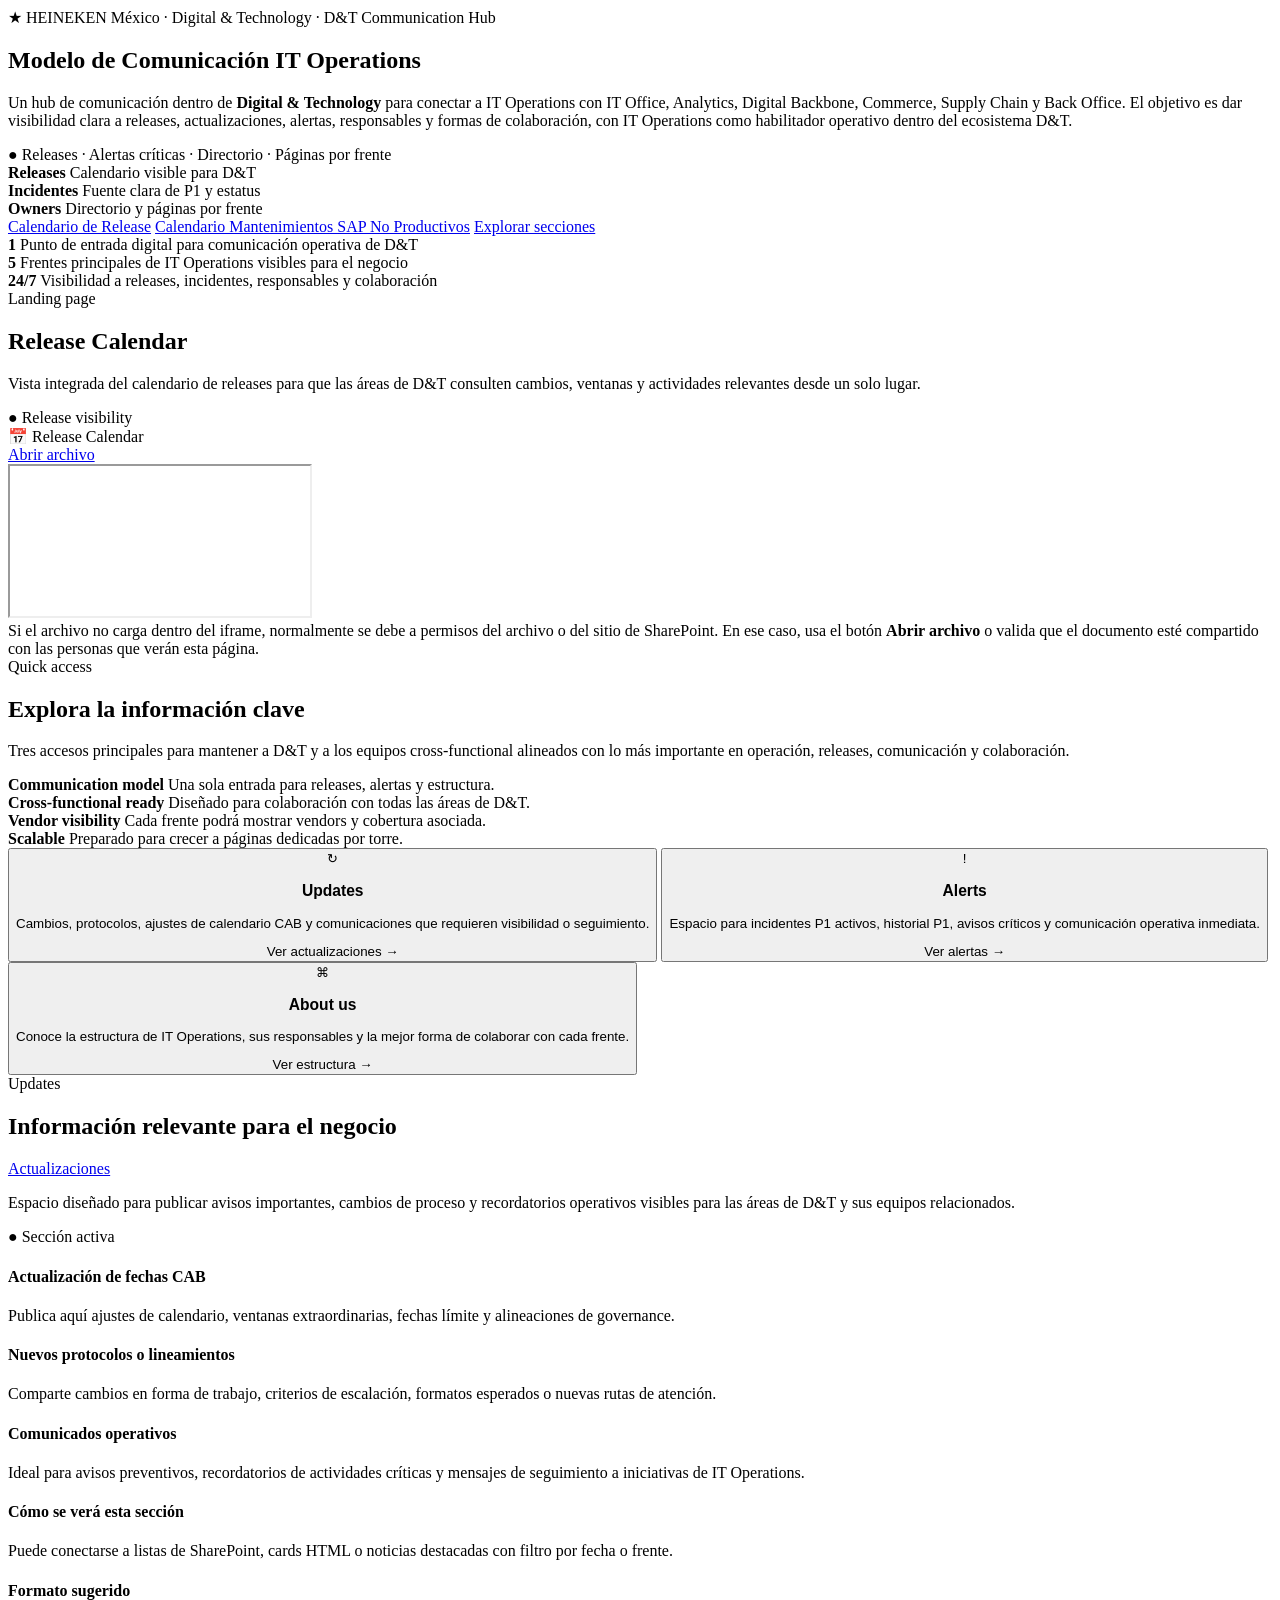
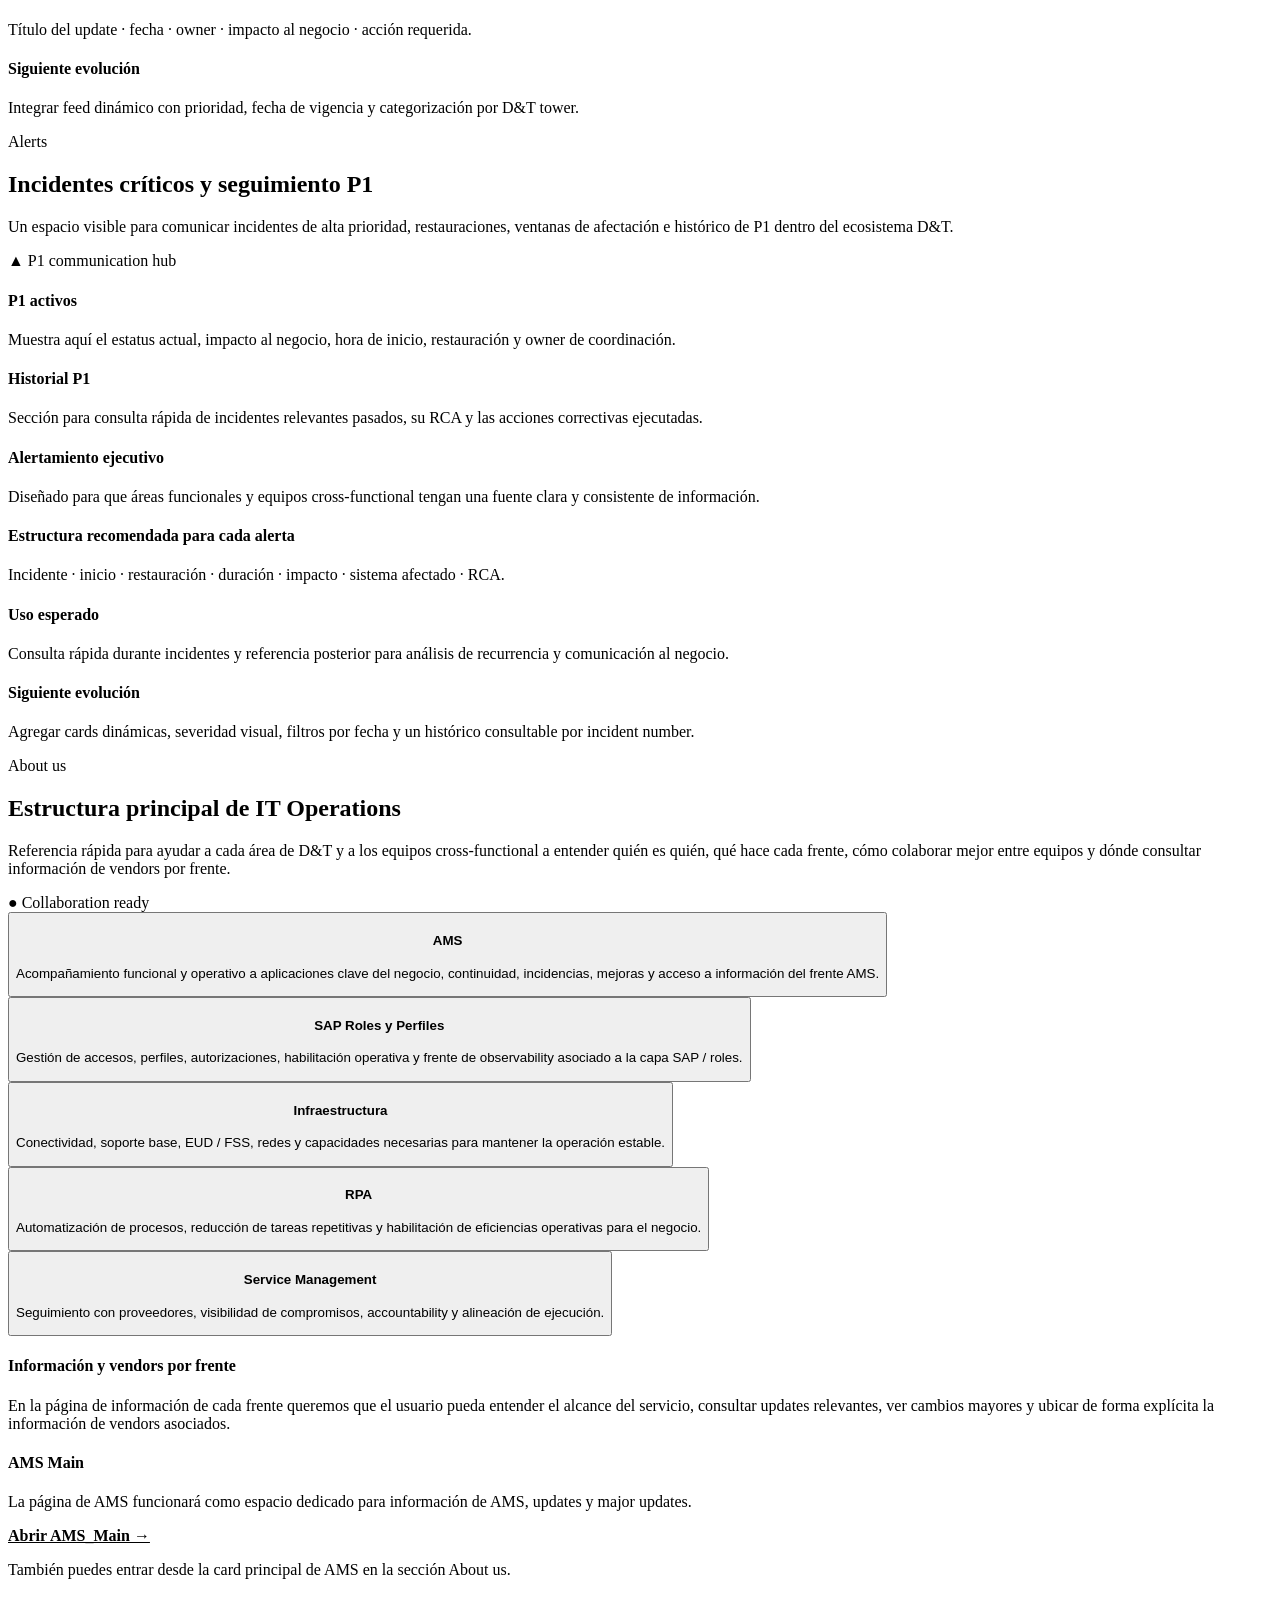
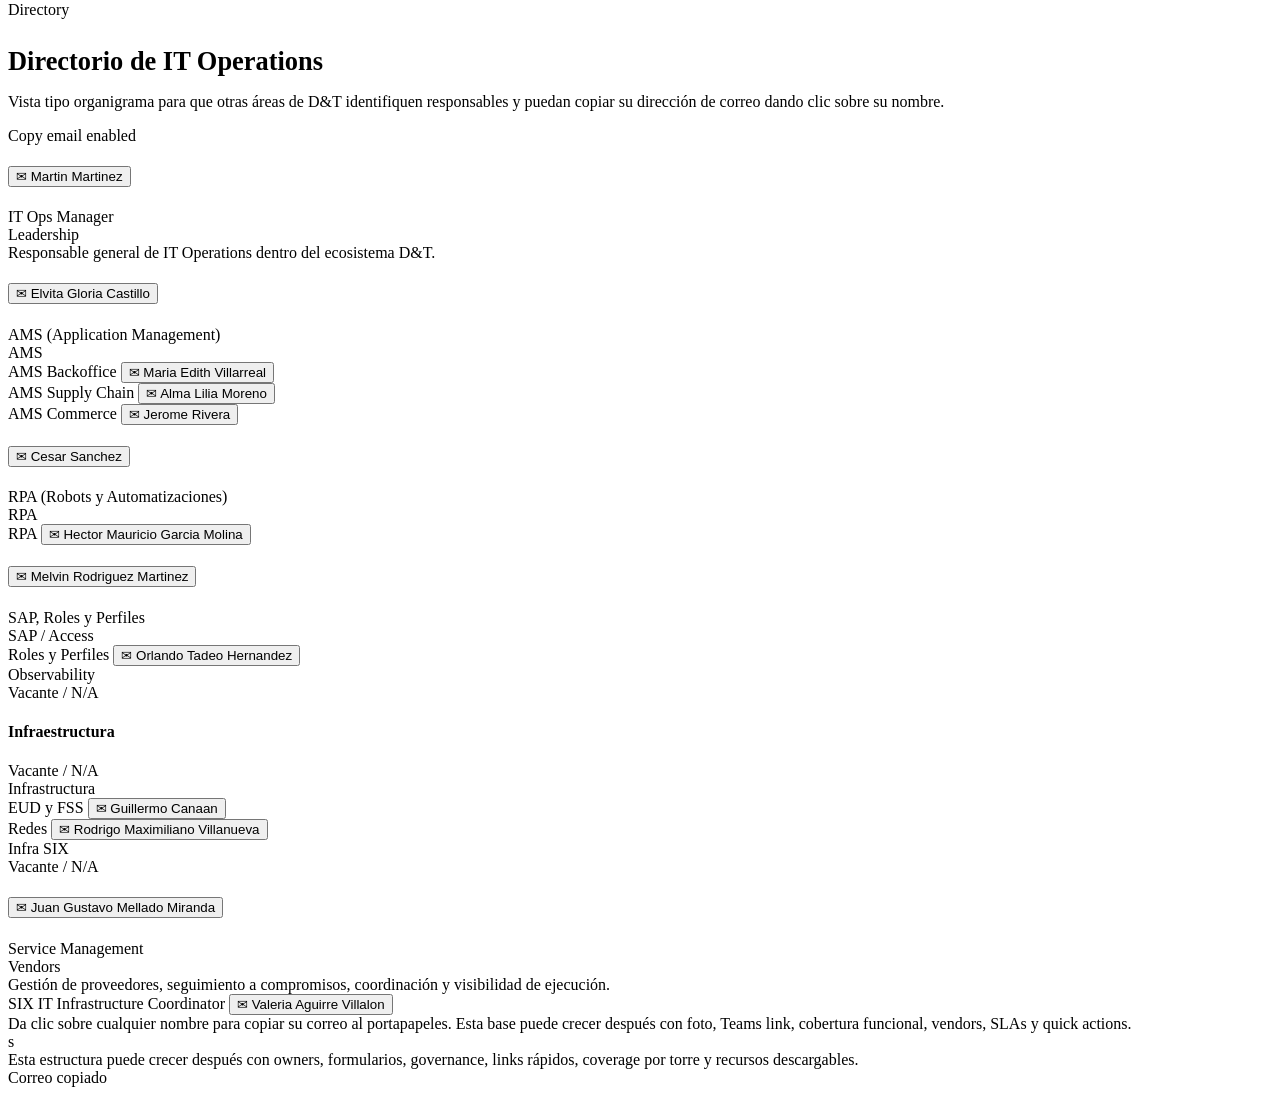
<file: index.html>
<!DOCTYPE html>
<html lang="es">
<head>
  <meta charset="UTF-8" />
  <meta name="viewport" content="width=device-width, initial-scale=1.0" />
  <title>Modelo de Comunicación IT Operations</title>
  <link rel="stylesheet" href="https://heiway.sharepoint.com/:u:/r/sites/AMS-Commerce/Shared%20Documents/ComsModel/coms.css?csf=1&web=1&e=sd70ib" />
</head>
<body>
  <div class="shell">
    <section class="hero">
      <div class="hero-glow"></div>
      <div class="hero-gridlines"></div>
      <div class="hero-grid">
        <div>
          <div class="brand-pill"><span class="star">★</span> HEINEKEN México · Digital &amp; Technology · D&amp;T Communication Hub</div>
          <h1>Modelo de Comunicación IT Operations</h1>
          <p class="hero-copy">
            Un hub de comunicación dentro de <strong>Digital &amp; Technology</strong> para conectar a IT Operations con IT Office, Analytics, Digital Backbone, Commerce, Supply Chain y Back Office.
            El objetivo es dar visibilidad clara a releases, actualizaciones, alertas, responsables y formas de colaboración, con IT Operations como habilitador operativo dentro del ecosistema D&amp;T.
          </p>
          <div class="hero-ribbon">● Releases · Alertas críticas · Directorio · Páginas por frente</div>
          <div class="hero-highlight-row">
            <div class="hero-chip">
              <strong>Releases</strong>
              <span>Calendario visible para D&amp;T</span>
            </div>
            <div class="hero-chip">
              <strong>Incidentes</strong>
              <span>Fuente clara de P1 y estatus</span>
            </div>
            <div class="hero-chip">
              <strong>Owners</strong>
              <span>Directorio y páginas por frente</span>
            </div>
          </div>
          <div class="hero-actions">
            <a href="#release-calendar" class="btn btn-primary">Calendario de Release</a>
            <a href="https://kevinjerbbq.github.io/CalendarioMantNoSap.html" class="btn btn-primary">Calendario Mantenimientos SAP No Productivos</a>
            
            <a href="#quick-access" class="btn btn-secondary">Explorar secciones</a>
          </div>
        </div>

        <div class="hero-panel">
          <div class="hero-stat">
            <strong>1</strong>
            <span>Punto de entrada digital para comunicación operativa de D&amp;T</span>
          </div>
          <div class="hero-stat">
            <strong>5</strong>
            <span>Frentes principales de IT Operations visibles para el negocio</span>
          </div>
          <div class="hero-stat">
            <strong>24/7</strong>
            <span>Visibilidad a releases, incidentes, responsables y colaboración</span>
          </div>
        </div>
      </div>
    </section>

    <section class="section-card" id="release-calendar">
      <div class="section-header">
        <div>
          <div class="eyebrow">Landing page</div>
          <h2 class="section-title">Release Calendar</h2>
          <p class="section-subtitle">
            Vista integrada del calendario de releases para que las áreas de D&amp;T consulten cambios, ventanas y actividades relevantes desde un solo lugar.
          </p>
        </div>
        <div class="pill pill-success">● Release visibility</div>
      </div>

      <div class="calendar-shell">
        <div class="calendar-toolbar">
          <div class="calendar-badge">📅 Release Calendar</div>
          <a class="btn btn-primary" href="https://heiway.sharepoint.com/:x:/r/sites/ASDChangeManagement/Shared%20Documents/General/Release%20Calendar/HMEX%20DT%20Release%20Calendar%202026%20v2_2.xlsx?d=wb81c6a3e9bd046afb145d37a0a8f12dd&csf=1&web=1&e=xE6X9g" target="_blank" rel="noopener noreferrer">Abrir archivo</a>
        </div>
        <iframe
          src="https://heiway.sharepoint.com/sites/ASDChangeManagement/_layouts/15/Doc.aspx?sourcedoc=%7BB81C6A3E-9BD0-46AF-B145-D37A0A8F12DD%7D&file=HMEX%20DT%20Release%20Calendar%202026%20v2_2.xlsx&action=embedview&wdHideHeaders=True&wdAllowInteractivity=False"
          title="HMEX DT Release Calendar 2026"
          loading="lazy"
        ></iframe>
        <div class="subtle-note">
          Si el archivo no carga dentro del iframe, normalmente se debe a permisos del archivo o del sitio de SharePoint. En ese caso, usa el botón <strong>Abrir archivo</strong> o valida que el documento esté compartido con las personas que verán esta página.
        </div>
      </div>
    </section>

    <section class="section-card" id="quick-access">
      <div class="section-header">
        <div>
          <div class="eyebrow">Quick access</div>
          <h2 class="section-title">Explora la información clave</h2>
          <p class="section-subtitle">
            Tres accesos principales para mantener a D&amp;T y a los equipos cross-functional alineados con lo más importante en operación, releases, comunicación y colaboración.
          </p>
        </div>
      </div>

      <div class="section-banner">
        <div class="banner-card">
          <strong>Communication model</strong>
          <span>Una sola entrada para releases, alertas y estructura.</span>
        </div>
        <div class="banner-card">
          <strong>Cross-functional ready</strong>
          <span>Diseñado para colaboración con todas las áreas de D&amp;T.</span>
        </div>
        <div class="banner-card">
          <strong>Vendor visibility</strong>
          <span>Cada frente podrá mostrar vendors y cobertura asociada.</span>
        </div>
        <div class="banner-card">
          <strong>Scalable</strong>
          <span>Preparado para crecer a páginas dedicadas por torre.</span>
        </div>
      </div>

      <div class="quick-nav">
        <button class="nav-card updates" type="button" data-target="updates">
          <div class="icon">↻</div>
          <h3>Updates</h3>
          <p>Cambios, protocolos, ajustes de calendario CAB y comunicaciones que requieren visibilidad o seguimiento.</p>
          <span class="nav-link">Ver actualizaciones →</span>
        </button>

        <button class="nav-card alerts" type="button" data-target="alerts">
          <div class="icon">!</div>
          <h3>Alerts</h3>
          <p>Espacio para incidentes P1 activos, historial P1, avisos críticos y comunicación operativa inmediata.</p>
          <span class="nav-link">Ver alertas →</span>
        </button>

        <button class="nav-card resources" type="button" data-target="resources">
          <div class="icon">⌘</div>
          <h3>About us</h3>
          <p>Conoce la estructura de IT Operations, sus responsables y la mejor forma de colaborar con cada frente.</p>
          <span class="nav-link">Ver estructura →</span>
        </button>
      </div>
    </section>

    <section class="section-card content-section active" id="updates">
      <div class="section-header">
        <div>
          <div class="eyebrow">Updates</div>
          <h2 class="section-title">Información relevante para el negocio</h2>
          <a href="https://kevinjerbbq.github.io/updates_main.html" class="btn btn-primary">Actualizaciones</a>
          <p class="section-subtitle">
            Espacio diseñado para publicar avisos importantes, cambios de proceso y recordatorios operativos visibles para las áreas de D&amp;T y sus equipos relacionados.
          </p>
        </div>
        <div class="pill pill-success">● Sección activa</div>
      </div>

      <div class="panel-grid">
        <div class="stack">
          <div class="info-card">
            <h4>Actualización de fechas CAB</h4>
            <p class="muted">Publica aquí ajustes de calendario, ventanas extraordinarias, fechas límite y alineaciones de governance.</p>
          </div>
          <div class="info-card">
            <h4>Nuevos protocolos o lineamientos</h4>
            <p class="muted">Comparte cambios en forma de trabajo, criterios de escalación, formatos esperados o nuevas rutas de atención.</p>
          </div>
          <div class="info-card">
            <h4>Comunicados operativos</h4>
            <p class="muted">Ideal para avisos preventivos, recordatorios de actividades críticas y mensajes de seguimiento a iniciativas de IT Operations.</p>
          </div>
        </div>

        <div class="stack">
          <div class="mini-card">
            <h4>Cómo se verá esta sección</h4>
            <p class="muted">Puede conectarse a listas de SharePoint, cards HTML o noticias destacadas con filtro por fecha o frente.</p>
          </div>
          <div class="mini-card">
            <h4>Formato sugerido</h4>
            <p class="muted">Título del update · fecha · owner · impacto al negocio · acción requerida.</p>
          </div>
          <div class="mini-card">
            <h4>Siguiente evolución</h4>
            <p class="muted">Integrar feed dinámico con prioridad, fecha de vigencia y categorización por D&amp;T tower.</p>
          </div>
        </div>
      </div>
    </section>

    <section class="section-card content-section" id="alerts">
      <div class="section-header">
        <div>
          <div class="eyebrow">Alerts</div>
          <h2 class="section-title">Incidentes críticos y seguimiento P1</h2>
          <p class="section-subtitle">
            Un espacio visible para comunicar incidentes de alta prioridad, restauraciones, ventanas de afectación e histórico de P1 dentro del ecosistema D&amp;T.
          </p>
        </div>
        <div class="pill pill-alert">▲ P1 communication hub</div>
      </div>

      <div class="panel-grid">
        <div class="stack">
          <div class="info-card">
            <h4>P1 activos</h4>
            <p class="muted">Muestra aquí el estatus actual, impacto al negocio, hora de inicio, restauración y owner de coordinación.</p>
          </div>
          <div class="info-card">
            <h4>Historial P1</h4>
            <p class="muted">Sección para consulta rápida de incidentes relevantes pasados, su RCA y las acciones correctivas ejecutadas.</p>
          </div>
          <div class="info-card">
            <h4>Alertamiento ejecutivo</h4>
            <p class="muted">Diseñado para que áreas funcionales y equipos cross-functional tengan una fuente clara y consistente de información.</p>
          </div>
        </div>

        <div class="stack">
          <div class="mini-card">
            <h4>Estructura recomendada para cada alerta</h4>
            <p class="muted">Incidente · inicio · restauración · duración · impacto · sistema afectado · RCA.</p>
          </div>
          <div class="mini-card">
            <h4>Uso esperado</h4>
            <p class="muted">Consulta rápida durante incidentes y referencia posterior para análisis de recurrencia y comunicación al negocio.</p>
          </div>
          <div class="mini-card">
            <h4>Siguiente evolución</h4>
            <p class="muted">Agregar cards dinámicas, severidad visual, filtros por fecha y un histórico consultable por incident number.</p>
          </div>
        </div>
      </div>
    </section>

    <section class="section-card content-section" id="resources">
      <div class="section-header">
        <div>
          <div class="eyebrow">About us</div>
          <h2 class="section-title">Estructura principal de IT Operations</h2>
          <p class="section-subtitle">
            Referencia rápida para ayudar a cada área de D&amp;T y a los equipos cross-functional a entender quién es quién, qué hace cada frente, cómo colaborar mejor entre equipos y dónde consultar información de vendors por frente.
          </p>
        </div>
        <div class="pill pill-gold">● Collaboration ready</div>
      </div>

      <div class="tower-grid">
        <button class="tower-card" type="button" onclick="openFrontPage('https://kevinjerbbq.github.io/AMS_Main.html)">
          <div class="tower-top"><span class="tower-dot"></span><h4>AMS</h4></div>
          <p class="muted">Acompañamiento funcional y operativo a aplicaciones clave del negocio, continuidad, incidencias, mejoras y acceso a información del frente AMS.</p>
        </button>

        <button class="tower-card" type="button" onclick="openFrontPage('#')">
          <div class="tower-top"><span class="tower-dot"></span><h4>SAP Roles y Perfiles</h4></div>
          <p class="muted">Gestión de accesos, perfiles, autorizaciones, habilitación operativa y frente de observability asociado a la capa SAP / roles.</p>
        </button>

        <button class="tower-card" type="button" onclick="openFrontPage('#')">
          <div class="tower-top"><span class="tower-dot"></span><h4>Infraestructura</h4></div>
          <p class="muted">Conectividad, soporte base, EUD / FSS, redes y capacidades necesarias para mantener la operación estable.</p>
        </button>

        <button class="tower-card" type="button" onclick="openFrontPage('#')">
          <div class="tower-top"><span class="tower-dot"></span><h4>RPA</h4></div>
          <p class="muted">Automatización de procesos, reducción de tareas repetitivas y habilitación de eficiencias operativas para el negocio.</p>
        </button>

        <button class="tower-card" type="button" onclick="openFrontPage('#')">
          <div class="tower-top"><span class="tower-dot"></span><h4>Service Management</h4></div>
          <p class="muted">Seguimiento con proveedores, visibilidad de compromisos, accountability y alineación de ejecución.</p>
        </button>
      </div>

      <div class="panel-grid" style="margin-bottom: 22px;">
        <div class="info-card">
          <h4>Información y vendors por frente</h4>
          <p class="muted">En la página de información de cada frente queremos que el usuario pueda entender el alcance del servicio, consultar updates relevantes, ver cambios mayores y ubicar de forma explícita la información de vendors asociados.</p>
        </div>
        <div class="info-card">
          <h4>AMS Main</h4>
          <p class="muted">La página de AMS funcionará como espacio dedicado para información de AMS, updates y major updates.</p>
          <p class="muted" style="margin-top:10px;"><a href="https://kevinjerbbq.github.io/AMS_Main.html" target="_blank" rel="noopener noreferrer" style="color: var(--green-800); font-weight: 800;">Abrir AMS_Main →</a></p>
          <p class="muted" style="margin-top:8px;">También puedes entrar desde la card principal de AMS en la sección About us.</p>
        </div>
      </div>

      <div class="directory-shell">
        <div class="directory-head">
          <div>
            <div class="eyebrow">Directory</div>
            <h3 class="section-title" style="font-size: 1.65rem; margin-bottom: 6px;">Directorio de IT Operations</h3>
            <p class="section-subtitle">Vista tipo organigrama para que otras áreas de D&amp;T identifiquen responsables y puedan copiar su dirección de correo dando clic sobre su nombre.</p>
          </div>
          <div class="pill pill-success">Copy email enabled</div>
        </div>

        <div class="org-wrap">
          <div class="org-chart">
            <div class="org-level-top">
              <article class="org-card manager">
                <div class="org-card-header">
                  <div>
                    <h4><button class="name-link copy-email" type="button" data-email="Martin.Martinez@heineken.com"><span class="mail-dot">✉</span> Martin Martinez</button></h4>
                    <div class="role">IT Ops Manager</div>
                  </div>
                  <span class="team-link">Leadership</span>
                </div>
                <div class="contact-meta">Responsable general de IT Operations dentro del ecosistema D&amp;T.</div>
              </article>
            </div>

            <div class="org-level-bottom">
              <article class="org-card">
                <div class="org-card-header">
                  <div>
                    <h4><button class="name-link copy-email" type="button" data-email="elvita.gloria@heineken.com"><span class="mail-dot">✉</span> Elvita Gloria Castillo</button></h4>
                    <div class="role">AMS (Application Management)</div>
                  </div>
                  <span class="team-link">AMS</span>
                </div>
                <div class="sub-team">
                  <div class="sub-item">
                    <span class="sub-label">AMS Backoffice</span>
                    <button class="name-link copy-email" type="button" data-email="MariaEdith.Villarreal@heineken.com"><span class="mail-dot">✉</span> Maria Edith Villarreal</button>
                  </div>
                  <div class="sub-item">
                    <span class="sub-label">AMS Supply Chain</span>
                    <button class="name-link copy-email" type="button" data-email="almalilia.moreno@heineken.com"><span class="mail-dot">✉</span> Alma Lilia Moreno</button>
                  </div>
                  <div class="sub-item">
                    <span class="sub-label">AMS Commerce</span>
                    <button class="name-link copy-email" type="button" data-email="Kevin.Rivera@heineken.com"><span class="mail-dot">✉</span> Jerome Rivera</button>
                  </div>
                </div>
              </article>

              <article class="org-card">
                <div class="org-card-header">
                  <div>
                    <h4><button class="name-link copy-email" type="button" data-email="rodolfo.sanchez@heineken.com"><span class="mail-dot">✉</span> Cesar Sanchez</button></h4>
                    <div class="role">RPA (Robots y Automatizaciones)</div>
                  </div>
                  <span class="team-link">RPA</span>
                </div>
                <div class="sub-team">
                  <div class="sub-item">
                    <span class="sub-label">RPA</span>
                    <button class="name-link copy-email" type="button" data-email="HectorMauricio.GarciaMolina@heineken.com"><span class="mail-dot">✉</span> Hector Mauricio Garcia Molina</button>
                  </div>
                </div>
              </article>

              <article class="org-card">
                <div class="org-card-header">
                  <div>
                    <h4><button class="name-link copy-email" type="button" data-email="Melvin.RodriguezMartinez@heineken.com"><span class="mail-dot">✉</span> Melvin Rodriguez Martinez</button></h4>
                    <div class="role">SAP, Roles y Perfiles</div>
                  </div>
                  <span class="team-link">SAP / Access</span>
                </div>
                <div class="sub-team">
                  <div class="sub-item">
                    <span class="sub-label">Roles y Perfiles</span>
                    <button class="name-link copy-email" type="button" data-email="orlandotadeo.hernandez@heineken.com"><span class="mail-dot">✉</span> Orlando Tadeo Hernandez</button>
                  </div>
                  <div class="sub-item">
                    <span class="sub-label">Observability</span>
                    <div class="empty-slot">Vacante / N/A</div>
                  </div>
                </div>
              </article>

              <article class="org-card">
                <div class="org-card-header">
                  <div>
                    <h4>Infraestructura</h4>
                    <div class="role">Vacante / N/A</div>
                  </div>
                  <span class="team-link">Infrastructura</span>
                </div>
                <div class="sub-team">
                  <div class="sub-item">
                    <span class="sub-label">EUD y FSS</span>
                    <button class="name-link copy-email" type="button" data-email="Guillermo.Canaan@heineken.com"><span class="mail-dot">✉</span> Guillermo Canaan</button>
                  </div>
                  <div class="sub-item">
                    <span class="sub-label">Redes</span>
                    <button class="name-link copy-email" type="button" data-email="rodrigomaximiliano.villanueva@heineken.com"><span class="mail-dot">✉</span> Rodrigo Maximiliano Villanueva</button>
                  </div>
                  <div class="sub-item">
                    <span class="sub-label">Infra SIX</span>
                    <div class="empty-slot">Vacante / N/A</div>
                  </div>
                </div>
              </article>

              <article class="org-card">
                <div class="org-card-header">
                  <div>
                    <h4><button class="name-link copy-email" type="button" data-email="JuanGustavo.MelladoMiranda@heineken.com"><span class="mail-dot">✉</span> Juan Gustavo Mellado Miranda</button></h4>
                    <div class="role">Service Management</div>
                  </div>
                  <span class="team-link">Vendors</span>
                </div>
                <div class="contact-meta">Gestión de proveedores, seguimiento a compromisos, coordinación y visibilidad de ejecución.</div>
              </article>
              <div class="sub-item">
                    <span class="sub-label">SIX IT Infrastructure Coordinator</span>
                    <button class="name-link copy-email" type="button" data-email="Valeria.AguirreVillalon@heineken.com"><span class="mail-dot">✉</span> Valeria Aguirre Villalon</button>
                  </div>
            </div>
          </div>
        </div>

        <div class="directory-footer">
          Da clic sobre cualquier nombre para copiar su correo al portapapeles. Esta base puede crecer después con foto, Teams link, cobertura funcional, vendors, SLAs y quick actions.
        </div>
      </div>s

      <div class="footer-note">
        Esta estructura puede crecer después con owners, formularios, governance, links rápidos, coverage por torre y recursos descargables.
      </div>
    </section>
  </div>

  <div id="copyToast" class="copy-toast" aria-live="polite">Correo copiado</div>

  <script>
    const navCards = document.querySelectorAll('.nav-card');
    const sections = document.querySelectorAll('.content-section');
    const copyButtons = document.querySelectorAll('.copy-email');
    const copyToast = document.getElementById('copyToast');
    let toastTimer;

    function showToast(message) {
      copyToast.textContent = message;
      copyToast.classList.add('show');
      clearTimeout(toastTimer);
      toastTimer = setTimeout(() => {
        copyToast.classList.remove('show');
      }, 1800);
    }

    function openFrontPage(url) {
      if (!url || url === '#') {
        showToast('Página del frente pendiente de publicación');
        return;
      }
      window.open(url, '_blank', 'noopener,noreferrer');
    }

    function activateSection(targetId) {
      sections.forEach(section => {
        section.classList.toggle('active', section.id === targetId);
      });

      const targetSection = document.getElementById(targetId);
      if (targetSection) {
        targetSection.scrollIntoView({ behavior: 'smooth', block: 'start' });
      }
    }

    async function copyEmail(email) {
      try {
        await navigator.clipboard.writeText(email);
        showToast(`Correo copiado: ${email}`);
      } catch (error) {
        const tempInput = document.createElement('input');
        tempInput.value = email;
        document.body.appendChild(tempInput);
        tempInput.select();
        document.execCommand('copy');
        document.body.removeChild(tempInput);
        showToast(`Correo copiado: ${email}`);
      }
    }

    navCards.forEach(card => {
      card.addEventListener('click', () => {
        activateSection(card.dataset.target);
      });
    });

    copyButtons.forEach(button => {
      button.addEventListener('click', () => {
        copyEmail(button.dataset.email);
      });
    });
  </script>
</body>
</html>
</file>
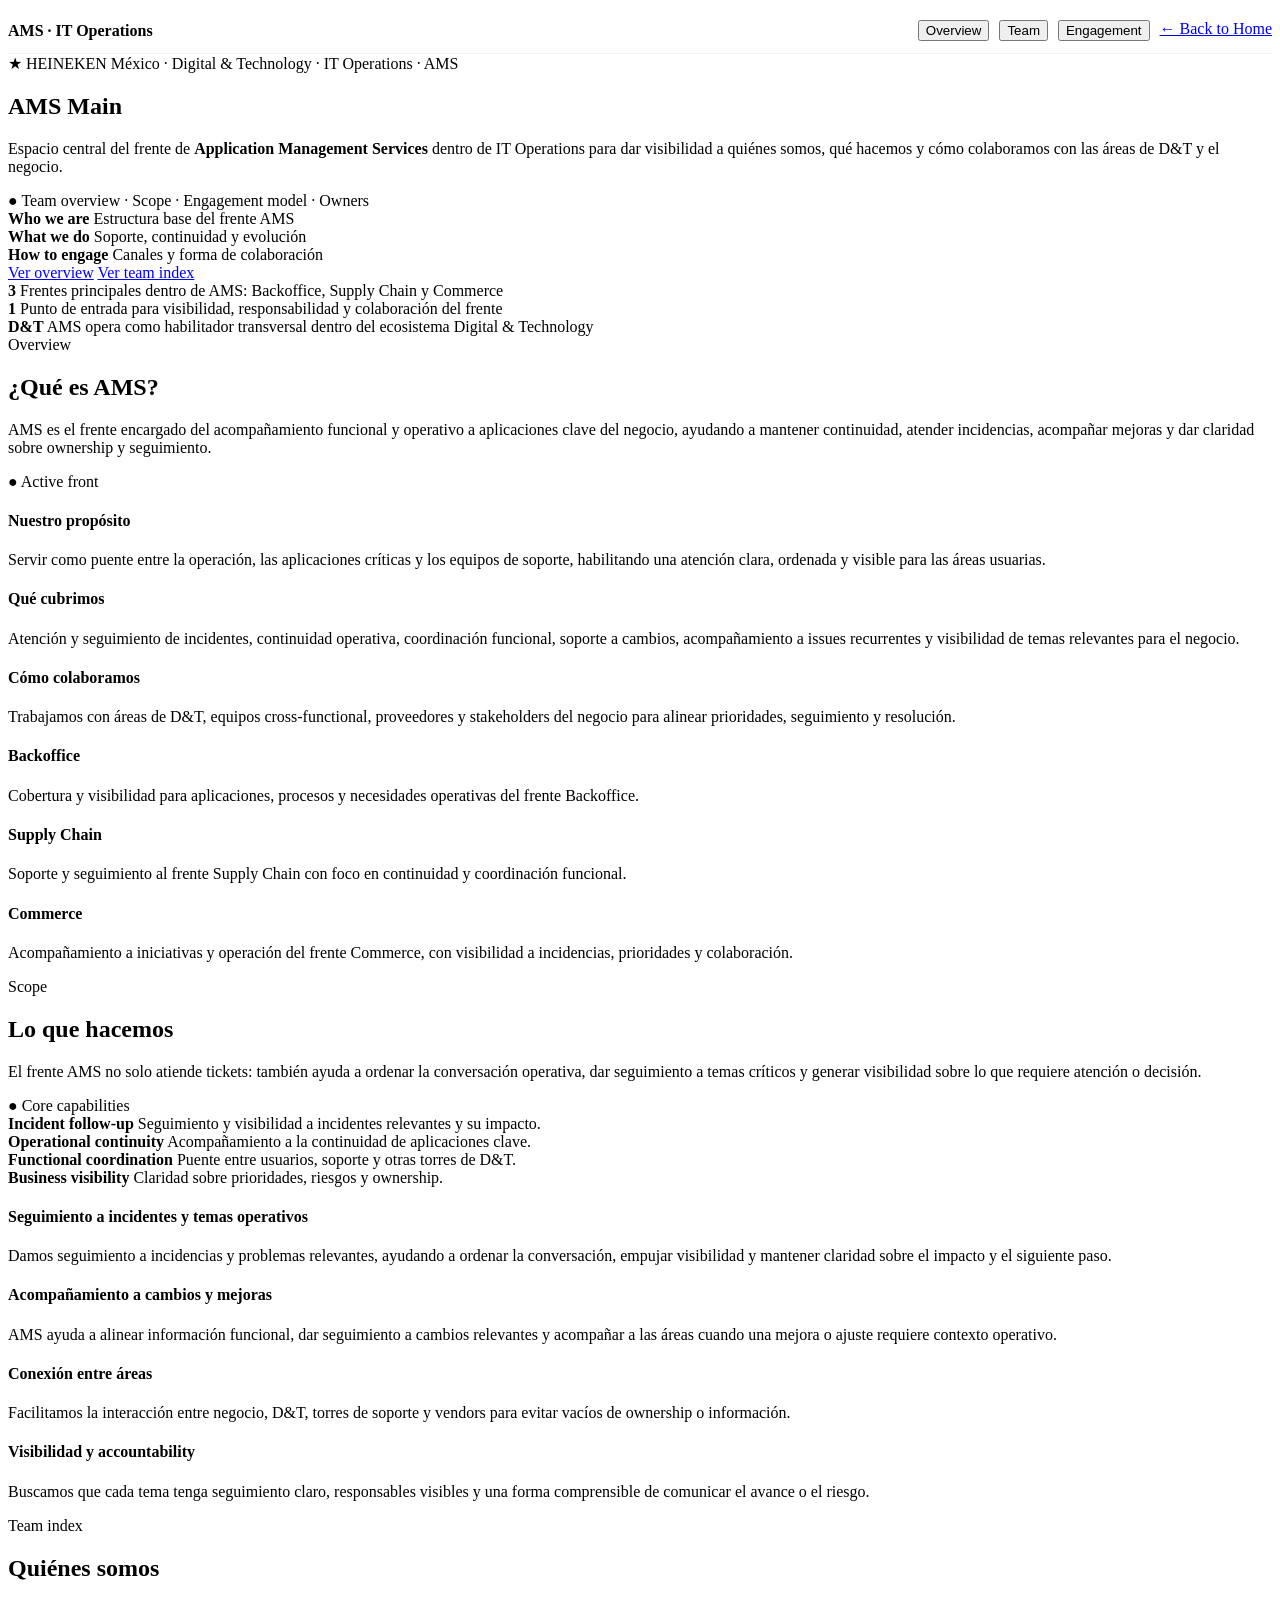
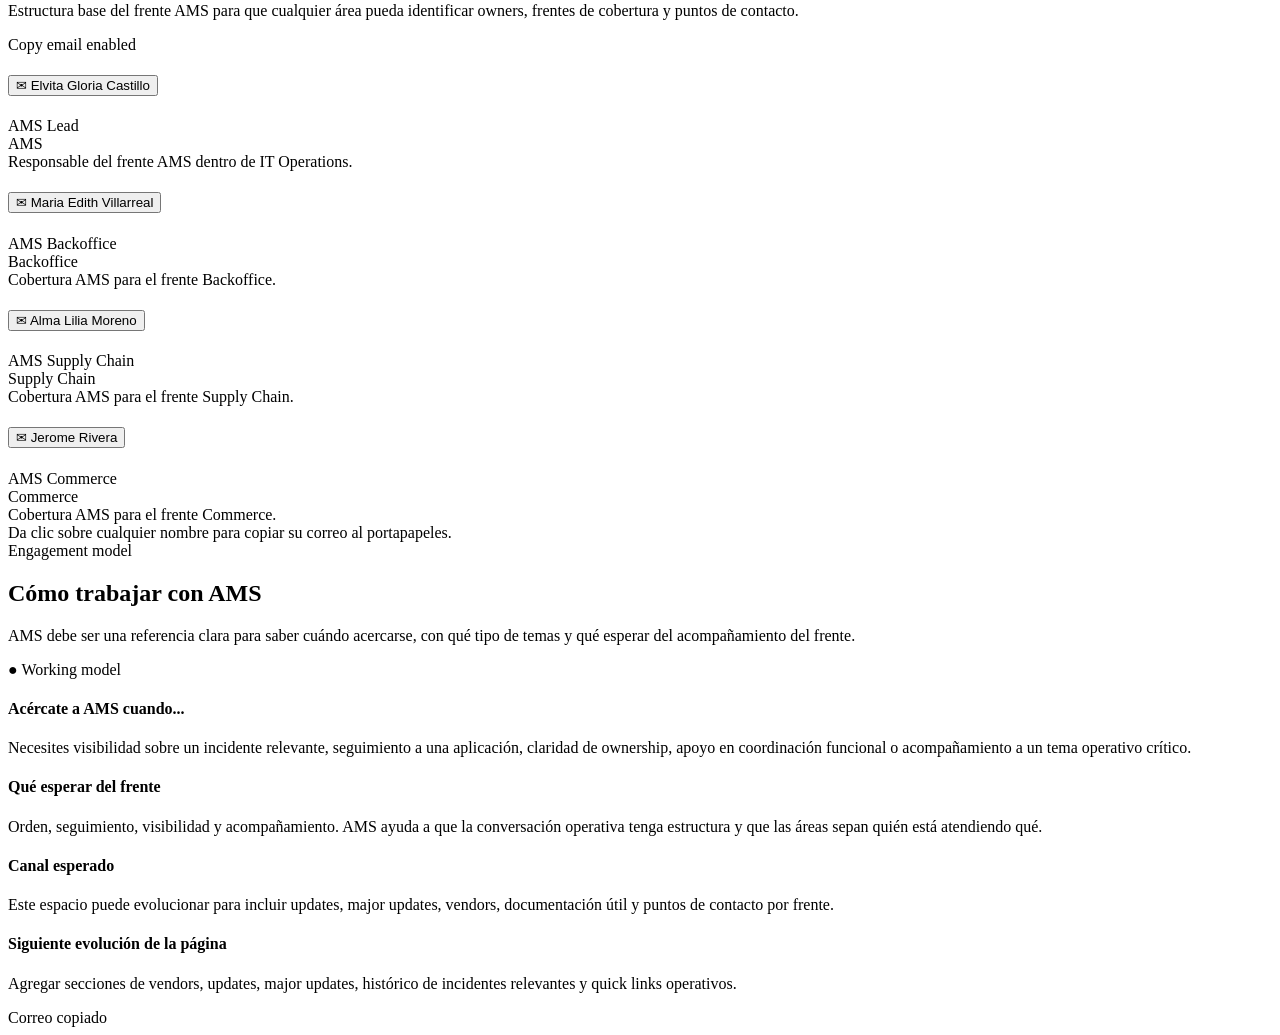
<file: AMS_Main.html>
<!DOCTYPE html>
<html lang="es">
<head>
  <meta charset="UTF-8" />
  <meta name="viewport" content="width=device-width, initial-scale=1.0" />
  <title>AMS Main | IT Operations</title>
  <link rel="stylesheet" href="https://heiway.sharepoint.com/:u:/r/sites/AMS-Commerce/Shared%20Documents/ComsModel/coms.css?csf=1&web=1&e=sd70ib" />
</head>
<body>
  <!-- Top Navigation -->
  <div style="position:sticky;top:0;z-index:999;background:rgba(255,255,255,0.9);backdrop-filter:blur(10px);border-bottom:1px solid rgba(0,0,0,0.05);">
    <div class="shell" style="display:flex;align-items:center;justify-content:space-between;padding:12px 0;">
      <div style="font-weight:800;color:var(--green-900);">AMS · IT Operations</div>
      <div style="display:flex;gap:10px;">
        <button class="btn btn-secondary" onclick="scrollToSection('ams-overview')">Overview</button>
        <button class="btn btn-secondary" onclick="scrollToSection('ams-directory')">Team</button>
        <button class="btn btn-secondary" onclick="scrollToSection('ams-engagement')">Engagement</button>
        <a class="btn btn-primary" href="https://heiway.sharepoint.com/:u:/r/sites/AMS-Commerce/Shared%20Documents/ComsModel/index.html?csf=1&web=1&e=7wTXPx" target="_blank">← Back to Home</a>
      </div>
    </div>
  </div>
  <div class="shell">
    <section class="hero">
      <div class="hero-glow"></div>
      <div class="hero-gridlines"></div>
      <div class="hero-grid">
        <div>
          <div class="brand-pill"><span class="star">★</span> HEINEKEN México · Digital &amp; Technology · IT Operations · AMS</div>
          <h1>AMS Main</h1>
          <p class="hero-copy">
            Espacio central del frente de <strong>Application Management Services</strong> dentro de IT Operations para dar visibilidad a quiénes somos, qué hacemos y cómo colaboramos con las áreas de D&amp;T y el negocio.
          </p>
          <div class="hero-ribbon">● Team overview · Scope · Engagement model · Owners</div>
          <div class="hero-highlight-row">
            <div class="hero-chip">
              <strong>Who we are</strong>
              <span>Estructura base del frente AMS</span>
            </div>
            <div class="hero-chip">
              <strong>What we do</strong>
              <span>Soporte, continuidad y evolución</span>
            </div>
            <div class="hero-chip">
              <strong>How to engage</strong>
              <span>Canales y forma de colaboración</span>
            </div>
          </div>
          <div class="hero-actions">
            <a href="#ams-overview" class="btn btn-primary">Ver overview</a>
            <a href="#ams-directory" class="btn btn-secondary">Ver team index</a>
          </div>
        </div>

        <div class="hero-panel">
          <div class="hero-stat">
            <strong>3</strong>
            <span>Frentes principales dentro de AMS: Backoffice, Supply Chain y Commerce</span>
          </div>
          <div class="hero-stat">
            <strong>1</strong>
            <span>Punto de entrada para visibilidad, responsabilidad y colaboración del frente</span>
          </div>
          <div class="hero-stat">
            <strong>D&amp;T</strong>
            <span>AMS opera como habilitador transversal dentro del ecosistema Digital &amp; Technology</span>
          </div>
        </div>
      </div>
    </section>

    <section class="section-card" id="ams-overview">
      <div class="section-header">
        <div>
          <div class="eyebrow">Overview</div>
          <h2 class="section-title">¿Qué es AMS?</h2>
          <p class="section-subtitle">
            AMS es el frente encargado del acompañamiento funcional y operativo a aplicaciones clave del negocio, ayudando a mantener continuidad, atender incidencias, acompañar mejoras y dar claridad sobre ownership y seguimiento.
          </p>
        </div>
        <div class="pill pill-success">● Active front</div>
      </div>

      <div class="panel-grid">
        <div class="stack">
          <div class="info-card">
            <h4>Nuestro propósito</h4>
            <p class="muted">Servir como puente entre la operación, las aplicaciones críticas y los equipos de soporte, habilitando una atención clara, ordenada y visible para las áreas usuarias.</p>
          </div>
          <div class="info-card">
            <h4>Qué cubrimos</h4>
            <p class="muted">Atención y seguimiento de incidentes, continuidad operativa, coordinación funcional, soporte a cambios, acompañamiento a issues recurrentes y visibilidad de temas relevantes para el negocio.</p>
          </div>
          <div class="info-card">
            <h4>Cómo colaboramos</h4>
            <p class="muted">Trabajamos con áreas de D&amp;T, equipos cross-functional, proveedores y stakeholders del negocio para alinear prioridades, seguimiento y resolución.</p>
          </div>
        </div>

        <div class="stack">
          <div class="mini-card">
            <h4>Backoffice</h4>
            <p class="muted">Cobertura y visibilidad para aplicaciones, procesos y necesidades operativas del frente Backoffice.</p>
          </div>
          <div class="mini-card">
            <h4>Supply Chain</h4>
            <p class="muted">Soporte y seguimiento al frente Supply Chain con foco en continuidad y coordinación funcional.</p>
          </div>
          <div class="mini-card">
            <h4>Commerce</h4>
            <p class="muted">Acompañamiento a iniciativas y operación del frente Commerce, con visibilidad a incidencias, prioridades y colaboración.</p>
          </div>
        </div>
      </div>
    </section>

    <section class="section-card" id="ams-what-we-do">
      <div class="section-header">
        <div>
          <div class="eyebrow">Scope</div>
          <h2 class="section-title">Lo que hacemos</h2>
          <p class="section-subtitle">
            El frente AMS no solo atiende tickets: también ayuda a ordenar la conversación operativa, dar seguimiento a temas críticos y generar visibilidad sobre lo que requiere atención o decisión.
          </p>
        </div>
        <div class="pill pill-gold">● Core capabilities</div>
      </div>

      <div class="section-banner" style="margin-top:0;">
        <div class="banner-card">
          <strong>Incident follow-up</strong>
          <span>Seguimiento y visibilidad a incidentes relevantes y su impacto.</span>
        </div>
        <div class="banner-card">
          <strong>Operational continuity</strong>
          <span>Acompañamiento a la continuidad de aplicaciones clave.</span>
        </div>
        <div class="banner-card">
          <strong>Functional coordination</strong>
          <span>Puente entre usuarios, soporte y otras torres de D&amp;T.</span>
        </div>
        <div class="banner-card">
          <strong>Business visibility</strong>
          <span>Claridad sobre prioridades, riesgos y ownership.</span>
        </div>
      </div>

      <div class="panel-grid" style="margin-top:18px;">
        <div class="stack">
          <div class="info-card">
            <h4>Seguimiento a incidentes y temas operativos</h4>
            <p class="muted">Damos seguimiento a incidencias y problemas relevantes, ayudando a ordenar la conversación, empujar visibilidad y mantener claridad sobre el impacto y el siguiente paso.</p>
          </div>
          <div class="info-card">
            <h4>Acompañamiento a cambios y mejoras</h4>
            <p class="muted">AMS ayuda a alinear información funcional, dar seguimiento a cambios relevantes y acompañar a las áreas cuando una mejora o ajuste requiere contexto operativo.</p>
          </div>
        </div>
        <div class="stack">
          <div class="info-card">
            <h4>Conexión entre áreas</h4>
            <p class="muted">Facilitamos la interacción entre negocio, D&amp;T, torres de soporte y vendors para evitar vacíos de ownership o información.</p>
          </div>
          <div class="info-card">
            <h4>Visibilidad y accountability</h4>
            <p class="muted">Buscamos que cada tema tenga seguimiento claro, responsables visibles y una forma comprensible de comunicar el avance o el riesgo.</p>
          </div>
        </div>
      </div>
    </section>

    <section class="section-card" id="ams-directory">
      <div class="section-header">
        <div>
          <div class="eyebrow">Team index</div>
          <h2 class="section-title">Quiénes somos</h2>
          <p class="section-subtitle">
            Estructura base del frente AMS para que cualquier área pueda identificar owners, frentes de cobertura y puntos de contacto.
          </p>
        </div>
        <div class="pill pill-success">Copy email enabled</div>
      </div>

      <div class="directory-shell">
        <div class="org-wrap">
          <div class="org-chart" style="min-width: 900px;">
            <div class="org-level-top">
              <article class="org-card manager">
                <div class="org-card-header">
                  <div>
                    <h4><button class="name-link copy-email" type="button" data-email="elvita.gloria@heineken.com"><span class="mail-dot">✉</span> Elvita Gloria Castillo</button></h4>
                    <div class="role">AMS Lead</div>
                  </div>
                  <span class="team-link">AMS</span>
                </div>
                <div class="contact-meta">Responsable del frente AMS dentro de IT Operations.</div>
              </article>
            </div>

            <div class="org-level-bottom" style="grid-template-columns: repeat(3, minmax(220px, 1fr));">
              <article class="org-card">
                <div class="org-card-header">
                  <div>
                    <h4><button class="name-link copy-email" type="button" data-email="MariaEdith.Villarreal@heineken.com"><span class="mail-dot">✉</span> Maria Edith Villarreal</button></h4>
                    <div class="role">AMS Backoffice</div>
                  </div>
                  <span class="team-link">Backoffice</span>
                </div>
                <div class="contact-meta">Cobertura AMS para el frente Backoffice.</div>
              </article>

              <article class="org-card">
                <div class="org-card-header">
                  <div>
                    <h4><button class="name-link copy-email" type="button" data-email="almalilia.moreno@heineken.com"><span class="mail-dot">✉</span> Alma Lilia Moreno</button></h4>
                    <div class="role">AMS Supply Chain</div>
                  </div>
                  <span class="team-link">Supply Chain</span>
                </div>
                <div class="contact-meta">Cobertura AMS para el frente Supply Chain.</div>
              </article>

              <article class="org-card">
                <div class="org-card-header">
                  <div>
                    <h4><button class="name-link copy-email" type="button" data-email="Kevin.Rivera@heineken.com"><span class="mail-dot">✉</span> Jerome Rivera</button></h4>
                    <div class="role">AMS Commerce</div>
                  </div>
                  <span class="team-link">Commerce</span>
                </div>
                <div class="contact-meta">Cobertura AMS para el frente Commerce.</div>
              </article>
            </div>
          </div>
        </div>

        <div class="directory-footer">
          Da clic sobre cualquier nombre para copiar su correo al portapapeles.
        </div>
      </div>
    </section>

    <section class="section-card" id="ams-engagement">
      <div class="section-header">
        <div>
          <div class="eyebrow">Engagement model</div>
          <h2 class="section-title">Cómo trabajar con AMS</h2>
          <p class="section-subtitle">
            AMS debe ser una referencia clara para saber cuándo acercarse, con qué tipo de temas y qué esperar del acompañamiento del frente.
          </p>
        </div>
        <div class="pill pill-alert">● Working model</div>
      </div>

      <div class="panel-grid">
        <div class="stack">
          <div class="info-card">
            <h4>Acércate a AMS cuando...</h4>
            <p class="muted">Necesites visibilidad sobre un incidente relevante, seguimiento a una aplicación, claridad de ownership, apoyo en coordinación funcional o acompañamiento a un tema operativo crítico.</p>
          </div>
          <div class="info-card">
            <h4>Qué esperar del frente</h4>
            <p class="muted">Orden, seguimiento, visibilidad y acompañamiento. AMS ayuda a que la conversación operativa tenga estructura y que las áreas sepan quién está atendiendo qué.</p>
          </div>
        </div>
        <div class="stack">
          <div class="mini-card">
            <h4>Canal esperado</h4>
            <p class="muted">Este espacio puede evolucionar para incluir updates, major updates, vendors, documentación útil y puntos de contacto por frente.</p>
          </div>
          <div class="mini-card">
            <h4>Siguiente evolución de la página</h4>
            <p class="muted">Agregar secciones de vendors, updates, major updates, histórico de incidentes relevantes y quick links operativos.</p>
          </div>
        </div>
      </div>
    </section>
  </div>

  <div id="copyToast" class="copy-toast" aria-live="polite">Correo copiado</div>

  <script>
    function scrollToSection(id) {
      const el = document.getElementById(id);
      if (el) {
        el.scrollIntoView({ behavior: 'smooth', block: 'start' });
      }
    }
    const copyButtons = document.querySelectorAll('.copy-email');
    const copyToast = document.getElementById('copyToast');
    let toastTimer;

    function showToast(message) {
      copyToast.textContent = message;
      copyToast.classList.add('show');
      clearTimeout(toastTimer);
      toastTimer = setTimeout(() => {
        copyToast.classList.remove('show');
      }, 1800);
    }

    async function copyEmail(email) {
      try {
        await navigator.clipboard.writeText(email);
        showToast(`Correo copiado: ${email}`);
      } catch (error) {
        const tempInput = document.createElement('input');
        tempInput.value = email;
        document.body.appendChild(tempInput);
        tempInput.select();
        document.execCommand('copy');
        document.body.removeChild(tempInput);
        showToast(`Correo copiado: ${email}`);
      }
    }

    copyButtons.forEach(button => {
      button.addEventListener('click', () => {
        copyEmail(button.dataset.email);
      });
    });
  </script>
</body>
</html>
</file>
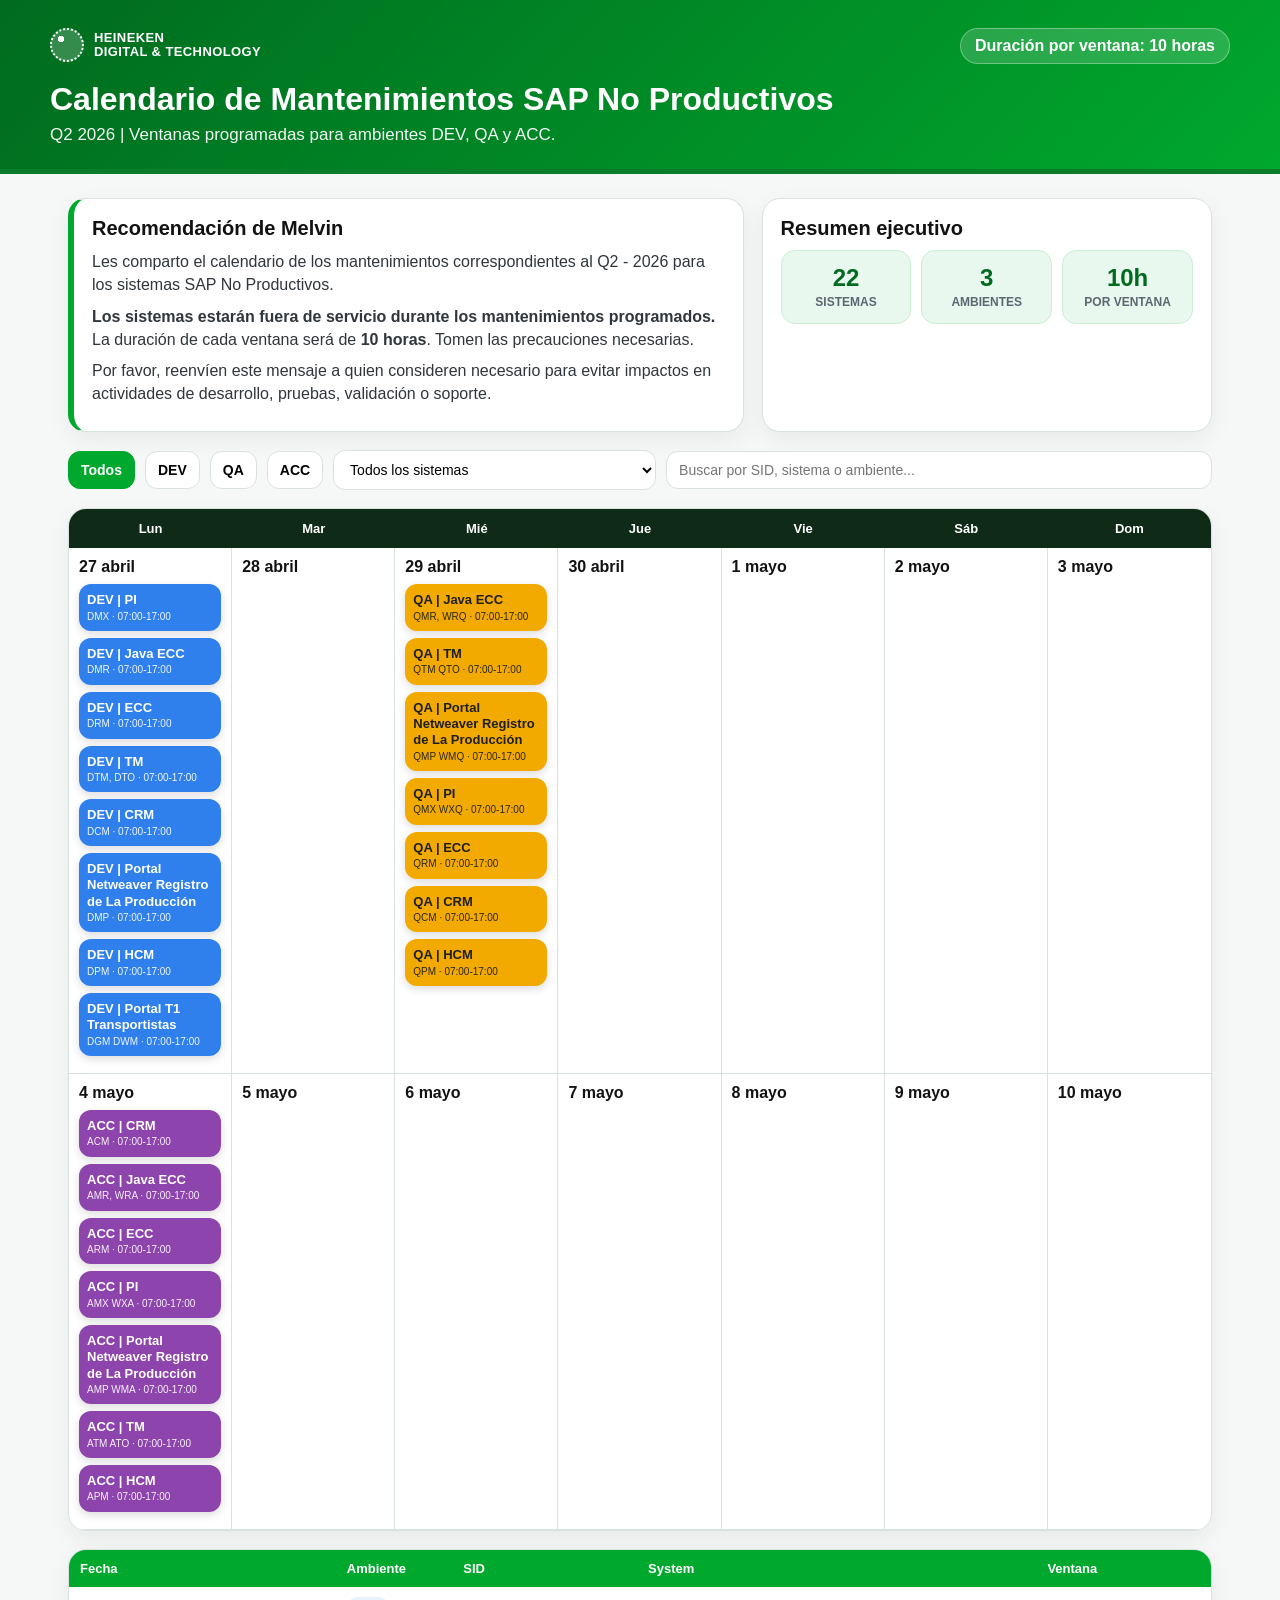
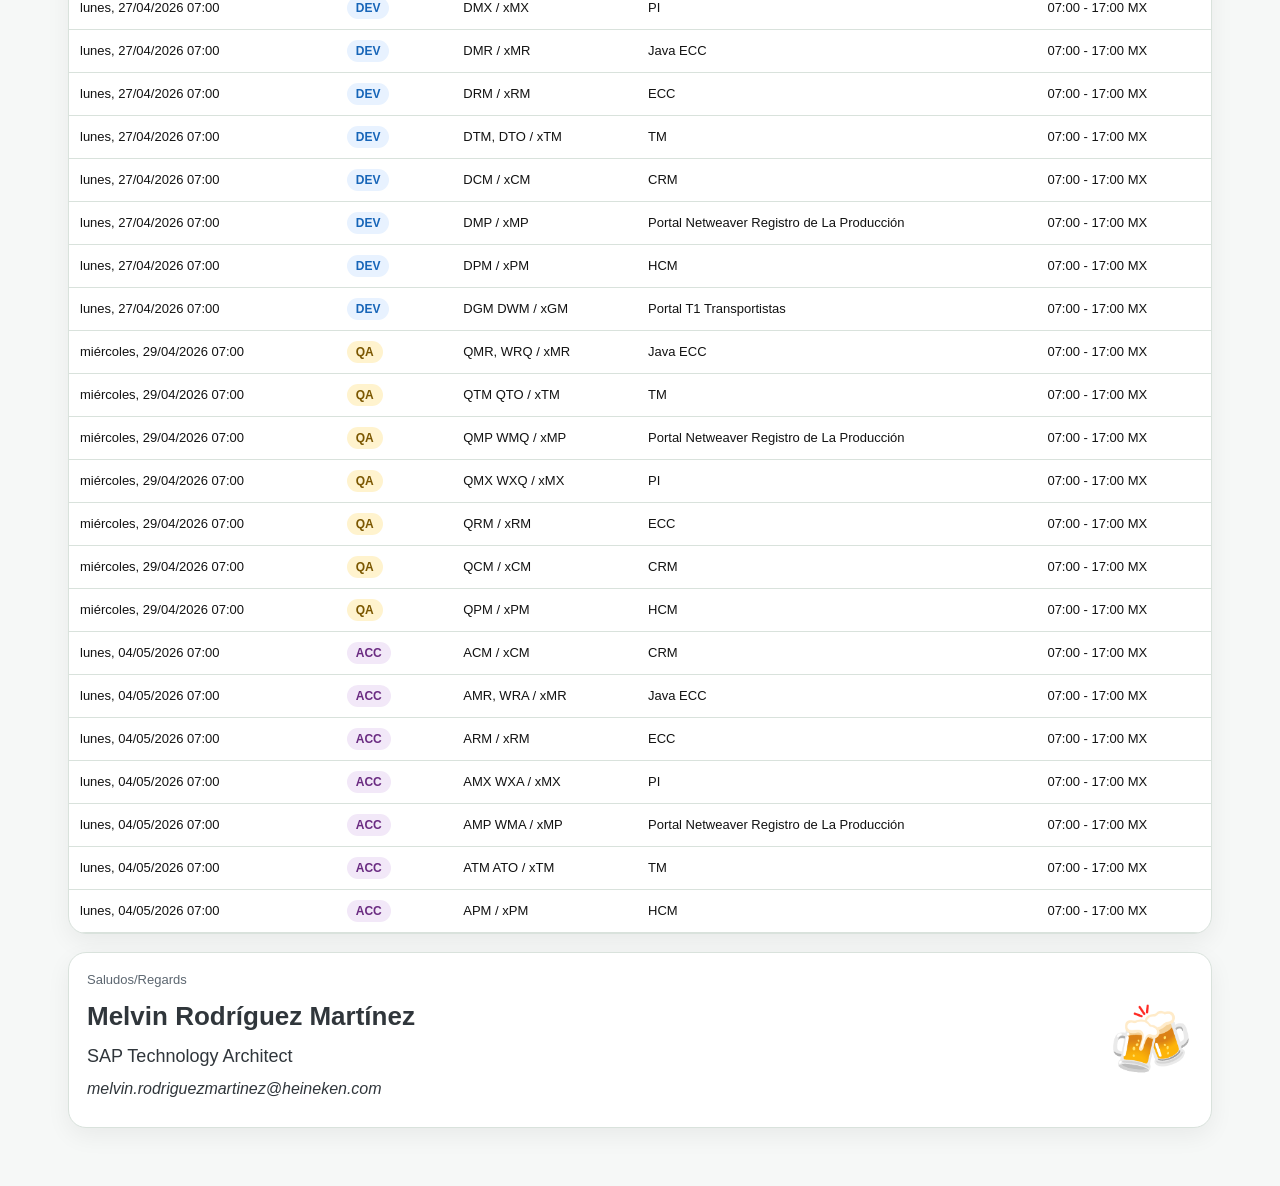
<file: CalendarioMantNoSap.html>
<!DOCTYPE html>
<html lang="es">
<head>
  <meta charset="UTF-8" />
  <meta name="viewport" content="width=device-width, initial-scale=1.0" />
  <title>Calendario de Mantenimientos SAP No Productivos | Q2 2026</title>
  <style>
    :root{
      --heineken:#00a82d;
      --heineken-dark:#006b1f;
      --green-soft:#e9f8ee;
      --ink:#121212;
      --muted:#5c6670;
      --line:#d9e2dc;
      --bg:#f6f8f7;
      --card:#ffffff;
      --dev:#2f80ed;
      --qa:#f2a900;
      --acc:#8e44ad;
      --danger:#c0392b;
    }
    *{box-sizing:border-box}
    body{margin:0;font-family:Arial, Helvetica, sans-serif;background:var(--bg);color:var(--ink)}
    .hero{background:linear-gradient(135deg,var(--heineken-dark),var(--heineken));color:#fff;padding:28px 34px 24px;border-bottom:5px solid #0b7d2a}
    .brand{display:flex;justify-content:space-between;align-items:flex-start;gap:18px;max-width:1180px;margin:auto}
    .logo{font-weight:800;letter-spacing:.4px;font-size:13px;text-transform:uppercase;line-height:1.05;display:flex;gap:10px;align-items:center}
    .dot{width:34px;height:34px;border-radius:50%;background:radial-gradient(circle at 30% 30%,#fff 0 10%,transparent 11%),rgba(255,255,255,.2);border:2px dotted #fff}
    h1{font-size:32px;margin:20px 0 8px;line-height:1.1}.subtitle{font-size:17px;opacity:.95;margin:0;max-width:850px}.tag{background:rgba(255,255,255,.16);border:1px solid rgba(255,255,255,.32);border-radius:999px;padding:8px 14px;font-weight:700;white-space:nowrap}
    main{max-width:1180px;margin:24px auto;padding:0 18px 34px}.notice{display:grid;grid-template-columns:1.2fr .8fr;gap:18px;margin-bottom:18px}.card{background:var(--card);border:1px solid var(--line);border-radius:18px;box-shadow:0 8px 24px rgba(0,0,0,.06);padding:18px}.card h2{margin:0 0 10px;font-size:20px}.card p{margin:8px 0;color:#30363b;line-height:1.45}.warning{border-left:6px solid var(--heineken);background:#fff}.metrics{display:grid;grid-template-columns:repeat(3,1fr);gap:10px}.metric{background:var(--green-soft);border:1px solid #cbeed5;border-radius:14px;padding:13px;text-align:center}.metric b{display:block;font-size:24px;color:var(--heineken-dark)}.metric span{font-size:12px;color:var(--muted);text-transform:uppercase;font-weight:700}
    .controls{display:flex;flex-wrap:wrap;gap:10px;align-items:center;margin:18px 0}.controls button,.controls select,.controls input{border:1px solid var(--line);background:#fff;border-radius:12px;padding:10px 12px;font-size:14px}.controls button{cursor:pointer;font-weight:700}.controls button.active{background:var(--heineken);color:#fff;border-color:var(--heineken)}.controls input{flex:1;min-width:240px}
    .calendar{background:#fff;border:1px solid var(--line);border-radius:18px;overflow:hidden;box-shadow:0 8px 24px rgba(0,0,0,.06)}.cal-head{display:grid;grid-template-columns:repeat(7,1fr);background:#0f2b18;color:#fff}.cal-head div{padding:12px;text-align:center;font-weight:700;font-size:13px}.cal-grid{display:grid;grid-template-columns:repeat(7,1fr)}.day{min-height:145px;border-right:1px solid var(--line);border-bottom:1px solid var(--line);padding:10px;background:#fff}.day:nth-child(7n){border-right:0}.day.muted{background:#fafafa;color:#aaa}.day-number{font-weight:800;margin-bottom:8px}.event{border-radius:12px;padding:8px;margin:7px 0;color:#fff;cursor:pointer;font-size:12px;line-height:1.25;box-shadow:0 3px 8px rgba(0,0,0,.14)}.event.dev{background:var(--dev)}.event.qa{background:var(--qa);color:#1f1f1f}.event.acc{background:var(--acc)}.event b{display:block;font-size:13px}.event small{display:block;opacity:.92;margin-top:2px}.list{margin-top:18px;background:#fff;border:1px solid var(--line);border-radius:18px;overflow:hidden;box-shadow:0 8px 24px rgba(0,0,0,.06)}table{width:100%;border-collapse:collapse}th{background:var(--heineken);color:#fff;text-align:left;padding:11px;font-size:13px}td{padding:10px 11px;border-bottom:1px solid var(--line);font-size:13px}tr:hover{background:#f4fbf6}.pill{border-radius:999px;padding:4px 9px;font-weight:800;font-size:12px;display:inline-block}.pill.DEV{background:#e8f2ff;color:#1765b8}.pill.QA{background:#fff3ce;color:#7b5700}.pill.ACC{background:#f2e8f8;color:#6b2c82}.hidden{display:none!important}
    .signature{display:flex;justify-content:space-between;align-items:center;gap:20px;margin-top:18px}.sig-name{font-size:26px;font-weight:800;margin:0}.sig-role{font-size:18px;margin:4px 0 12px}.sig-mail{font-style:italic;color:#333}.mascot{font-size:68px;line-height:1}.modal{position:fixed;inset:0;background:rgba(0,0,0,.46);display:none;align-items:center;justify-content:center;padding:18px;z-index:10}.modal.open{display:flex}.modal-card{background:#fff;border-radius:20px;max-width:520px;width:100%;padding:22px;box-shadow:0 20px 60px rgba(0,0,0,.28)}.modal-card h3{margin:0 0 8px;font-size:22px}.modal-row{display:flex;justify-content:space-between;border-bottom:1px solid var(--line);padding:9px 0;gap:14px}.modal-row span:first-child{font-weight:800;color:#4b5560}.close{float:right;border:0;background:#eee;border-radius:10px;padding:8px 11px;cursor:pointer;font-weight:800}
    @media(max-width:780px){.notice{grid-template-columns:1fr}.brand{display:block}.tag{display:inline-block;margin-top:14px}.cal-head,.cal-grid{grid-template-columns:1fr}.cal-head{display:none}.day{min-height:auto}.day.muted{display:none}.signature{align-items:flex-start}.mascot{display:none}.metrics{grid-template-columns:1fr}}
  </style>
</head>
<body>
  <header class="hero">
    <div class="brand">
      <div>
        <div class="logo"><span class="dot"></span><span>Heineken<br>Digital & Technology</span></div>
        <h1>Calendario de Mantenimientos SAP No Productivos</h1>
        <p class="subtitle">Q2 2026 | Ventanas programadas para ambientes DEV, QA y ACC.</p>
      </div>
      <div class="tag">Duración por ventana: 10 horas</div>
    </div>
  </header>

  <main>
    <section class="notice">
      <div class="card warning">
        <h2>Recomendación de Melvin</h2>
        <p>Les comparto el calendario de los mantenimientos correspondientes al Q2 - 2026 para los sistemas SAP No Productivos.</p>
        <p><strong>Los sistemas estarán fuera de servicio durante los mantenimientos programados.</strong> La duración de cada ventana será de <strong>10 horas</strong>. Tomen las precauciones necesarias.</p>
        <p>Por favor, reenvíen este mensaje a quien consideren necesario para evitar impactos en actividades de desarrollo, pruebas, validación o soporte.</p>
      </div>
      <div class="card">
        <h2>Resumen ejecutivo</h2>
        <div class="metrics">
          <div class="metric"><b>22</b><span>Sistemas</span></div>
          <div class="metric"><b>3</b><span>Ambientes</span></div>
          <div class="metric"><b>10h</b><span>Por ventana</span></div>
        </div>
      </div>
    </section>

    <section class="controls">
      <button class="active" data-filter="ALL">Todos</button>
      <button data-filter="DEV">DEV</button>
      <button data-filter="QA">QA</button>
      <button data-filter="ACC">ACC</button>
      <select id="systemFilter"><option value="ALL">Todos los sistemas</option></select>
      <input id="searchBox" placeholder="Buscar por SID, sistema o ambiente..." />
    </section>

    <section class="calendar" aria-label="Vista de calendario interactiva">
      <div class="cal-head"><div>Lun</div><div>Mar</div><div>Mié</div><div>Jue</div><div>Vie</div><div>Sáb</div><div>Dom</div></div>
      <div class="cal-grid" id="calendarGrid"></div>
    </section>

    <section class="list">
      <table>
        <thead><tr><th>Fecha</th><th>Ambiente</th><th>SID</th><th>System</th><th>Ventana</th></tr></thead>
        <tbody id="eventTable"></tbody>
      </table>
    </section>

    <section class="card signature">
      <div>
        <p style="margin:0;color:var(--muted);font-size:13px">Saludos/Regards</p>
        <p class="sig-name">Melvin Rodríguez Martínez</p>
        <p class="sig-role">SAP Technology Architect</p>
        <p class="sig-mail">melvin.rodriguezmartinez@heineken.com</p>
      </div>
      <div class="mascot" title="Heineken D&T">🍻</div>
    </section>
  </main>

  <div class="modal" id="modal"><div class="modal-card"><button class="close" onclick="closeModal()">Cerrar</button><h3 id="modalTitle"></h3><div id="modalBody"></div></div></div>

<script>
const events = [
{sid:'DMX', sid2:'xMX', system:'PI', env:'DEV', date:'2026-04-27T07:00:00'},
{sid:'DMR', sid2:'xMR', system:'Java ECC', env:'DEV', date:'2026-04-27T07:00:00'},
{sid:'DRM', sid2:'xRM', system:'ECC', env:'DEV', date:'2026-04-27T07:00:00'},
{sid:'DTM, DTO', sid2:'xTM', system:'TM', env:'DEV', date:'2026-04-27T07:00:00'},
{sid:'DCM', sid2:'xCM', system:'CRM', env:'DEV', date:'2026-04-27T07:00:00'},
{sid:'DMP', sid2:'xMP', system:'Portal Netweaver Registro de La Producción', env:'DEV', date:'2026-04-27T07:00:00'},
{sid:'DPM', sid2:'xPM', system:'HCM', env:'DEV', date:'2026-04-27T07:00:00'},
{sid:'DGM DWM', sid2:'xGM', system:'Portal T1 Transportistas', env:'DEV', date:'2026-04-27T07:00:00'},
{sid:'QMR, WRQ', sid2:'xMR', system:'Java ECC', env:'QA', date:'2026-04-29T07:00:00'},
{sid:'QTM QTO', sid2:'xTM', system:'TM', env:'QA', date:'2026-04-29T07:00:00'},
{sid:'QMP WMQ', sid2:'xMP', system:'Portal Netweaver Registro de La Producción', env:'QA', date:'2026-04-29T07:00:00'},
{sid:'QMX WXQ', sid2:'xMX', system:'PI', env:'QA', date:'2026-04-29T07:00:00'},
{sid:'QRM', sid2:'xRM', system:'ECC', env:'QA', date:'2026-04-29T07:00:00'},
{sid:'QCM', sid2:'xCM', system:'CRM', env:'QA', date:'2026-04-29T07:00:00'},
{sid:'QPM', sid2:'xPM', system:'HCM', env:'QA', date:'2026-04-29T07:00:00'},
{sid:'ACM', sid2:'xCM', system:'CRM', env:'ACC', date:'2026-05-04T07:00:00'},
{sid:'AMR, WRA', sid2:'xMR', system:'Java ECC', env:'ACC', date:'2026-05-04T07:00:00'},
{sid:'ARM', sid2:'xRM', system:'ECC', env:'ACC', date:'2026-05-04T07:00:00'},
{sid:'AMX WXA', sid2:'xMX', system:'PI', env:'ACC', date:'2026-05-04T07:00:00'},
{sid:'AMP WMA', sid2:'xMP', system:'Portal Netweaver Registro de La Producción', env:'ACC', date:'2026-05-04T07:00:00'},
{sid:'ATM ATO', sid2:'xTM', system:'TM', env:'ACC', date:'2026-05-04T07:00:00'},
{sid:'APM', sid2:'xPM', system:'HCM', env:'ACC', date:'2026-05-04T07:00:00'}
];
let activeEnv='ALL';
const monthNames=['enero','febrero','marzo','abril','mayo','junio','julio'];
function fmt(d){return d.toLocaleDateString('es-MX',{weekday:'long',day:'2-digit',month:'2-digit',year:'numeric'})+' '+d.toLocaleTimeString('es-MX',{hour:'2-digit',minute:'2-digit',hour12:false});}
function endFmt(d){const e=new Date(d); e.setHours(e.getHours()+10); return e.toLocaleTimeString('es-MX',{hour:'2-digit',minute:'2-digit',hour12:false});}
function filtered(){const q=document.getElementById('searchBox').value.toLowerCase();const sys=document.getElementById('systemFilter').value;return events.filter(e=>(activeEnv==='ALL'||e.env===activeEnv)&&(sys==='ALL'||e.system===sys)&&(`${e.sid} ${e.sid2} ${e.system} ${e.env}`.toLowerCase().includes(q)));}
function renderCalendar(){const grid=document.getElementById('calendarGrid');grid.innerHTML='';const start=new Date(2026,3,27);const days=14;const evs=filtered();for(let i=0;i<days;i++){const d=new Date(start);d.setDate(start.getDate()+i);const cell=document.createElement('div');cell.className='day';cell.innerHTML=`<div class="day-number">${d.getDate()} ${monthNames[d.getMonth()]}</div>`;evs.filter(e=>new Date(e.date).toDateString()===d.toDateString()).forEach(e=>{const item=document.createElement('div');item.className='event '+e.env.toLowerCase();item.innerHTML=`<b>${e.env} | ${e.system}</b><small>${e.sid} · 07:00-${endFmt(new Date(e.date))}</small>`;item.onclick=()=>openModal(e);cell.appendChild(item)});grid.appendChild(cell)}}
function renderTable(){const tbody=document.getElementById('eventTable');tbody.innerHTML='';filtered().forEach(e=>{const d=new Date(e.date);tbody.insertAdjacentHTML('beforeend',`<tr onclick='openModal(${JSON.stringify(e)})'><td>${fmt(d)}</td><td><span class="pill ${e.env}">${e.env}</span></td><td>${e.sid} / ${e.sid2}</td><td>${e.system}</td><td>07:00 - ${endFmt(d)} MX</td></tr>`)})}
function openModal(e){const d=new Date(e.date);document.getElementById('modalTitle').textContent=`${e.system} | ${e.env}`;document.getElementById('modalBody').innerHTML=`<div class="modal-row"><span>SID</span><span>${e.sid}</span></div><div class="modal-row"><span>SID técnico</span><span>${e.sid2}</span></div><div class="modal-row"><span>Inicio</span><span>${fmt(d)} MX</span></div><div class="modal-row"><span>Fin estimado</span><span>${endFmt(d)} MX</span></div><div class="modal-row"><span>Duración</span><span>10 horas</span></div><p style="margin-top:14px;color:#30363b"><strong>Recomendación:</strong> tomar precauciones y comunicar a usuarios clave. El sistema estará fuera de servicio durante la ventana programada.</p>`;document.getElementById('modal').classList.add('open')}
function closeModal(){document.getElementById('modal').classList.remove('open')}
function init(){const systems=[...new Set(events.map(e=>e.system))].sort();const select=document.getElementById('systemFilter');systems.forEach(s=>select.insertAdjacentHTML('beforeend',`<option value="${s}">${s}</option>`));document.querySelectorAll('.controls button').forEach(b=>b.onclick=()=>{document.querySelectorAll('.controls button').forEach(x=>x.classList.remove('active'));b.classList.add('active');activeEnv=b.dataset.filter;renderCalendar();renderTable();});select.onchange=()=>{renderCalendar();renderTable()};document.getElementById('searchBox').oninput=()=>{renderCalendar();renderTable()};renderCalendar();renderTable();}
init();
</script>
</body>
</html>
</file>
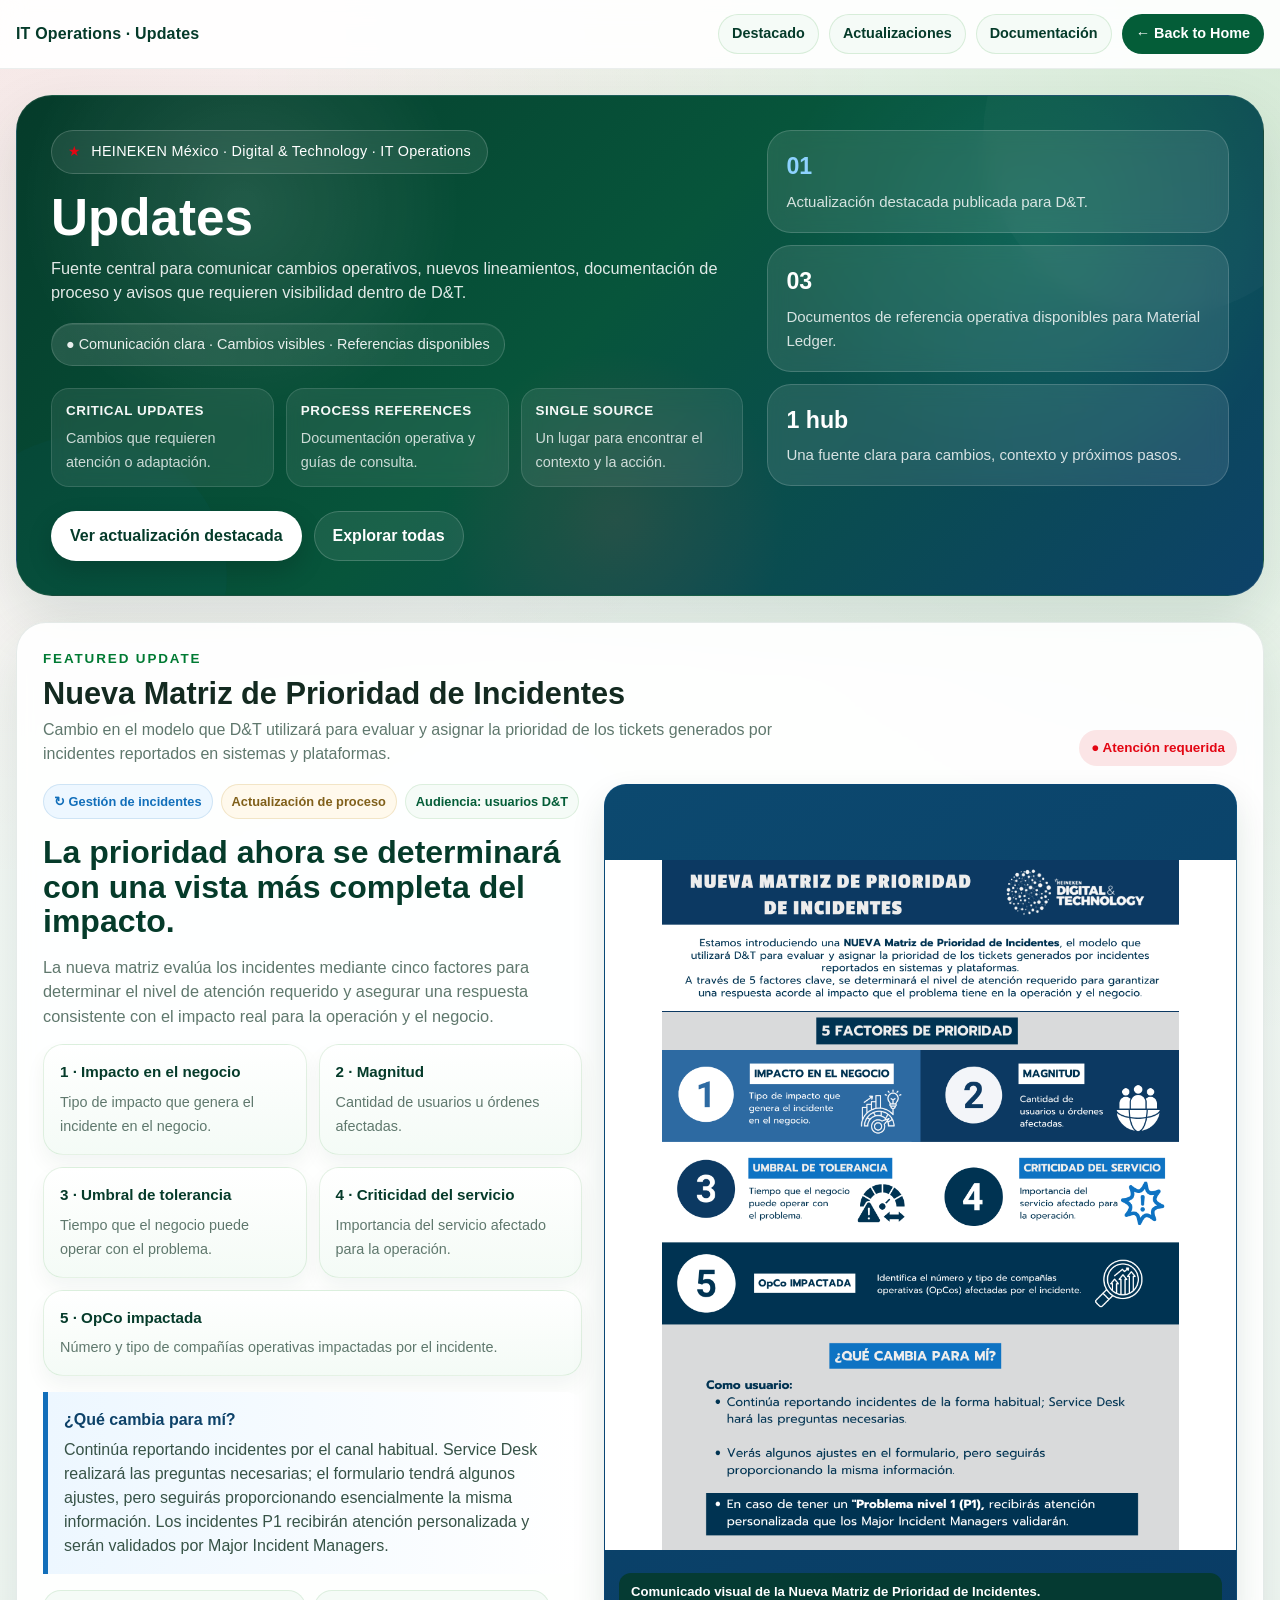
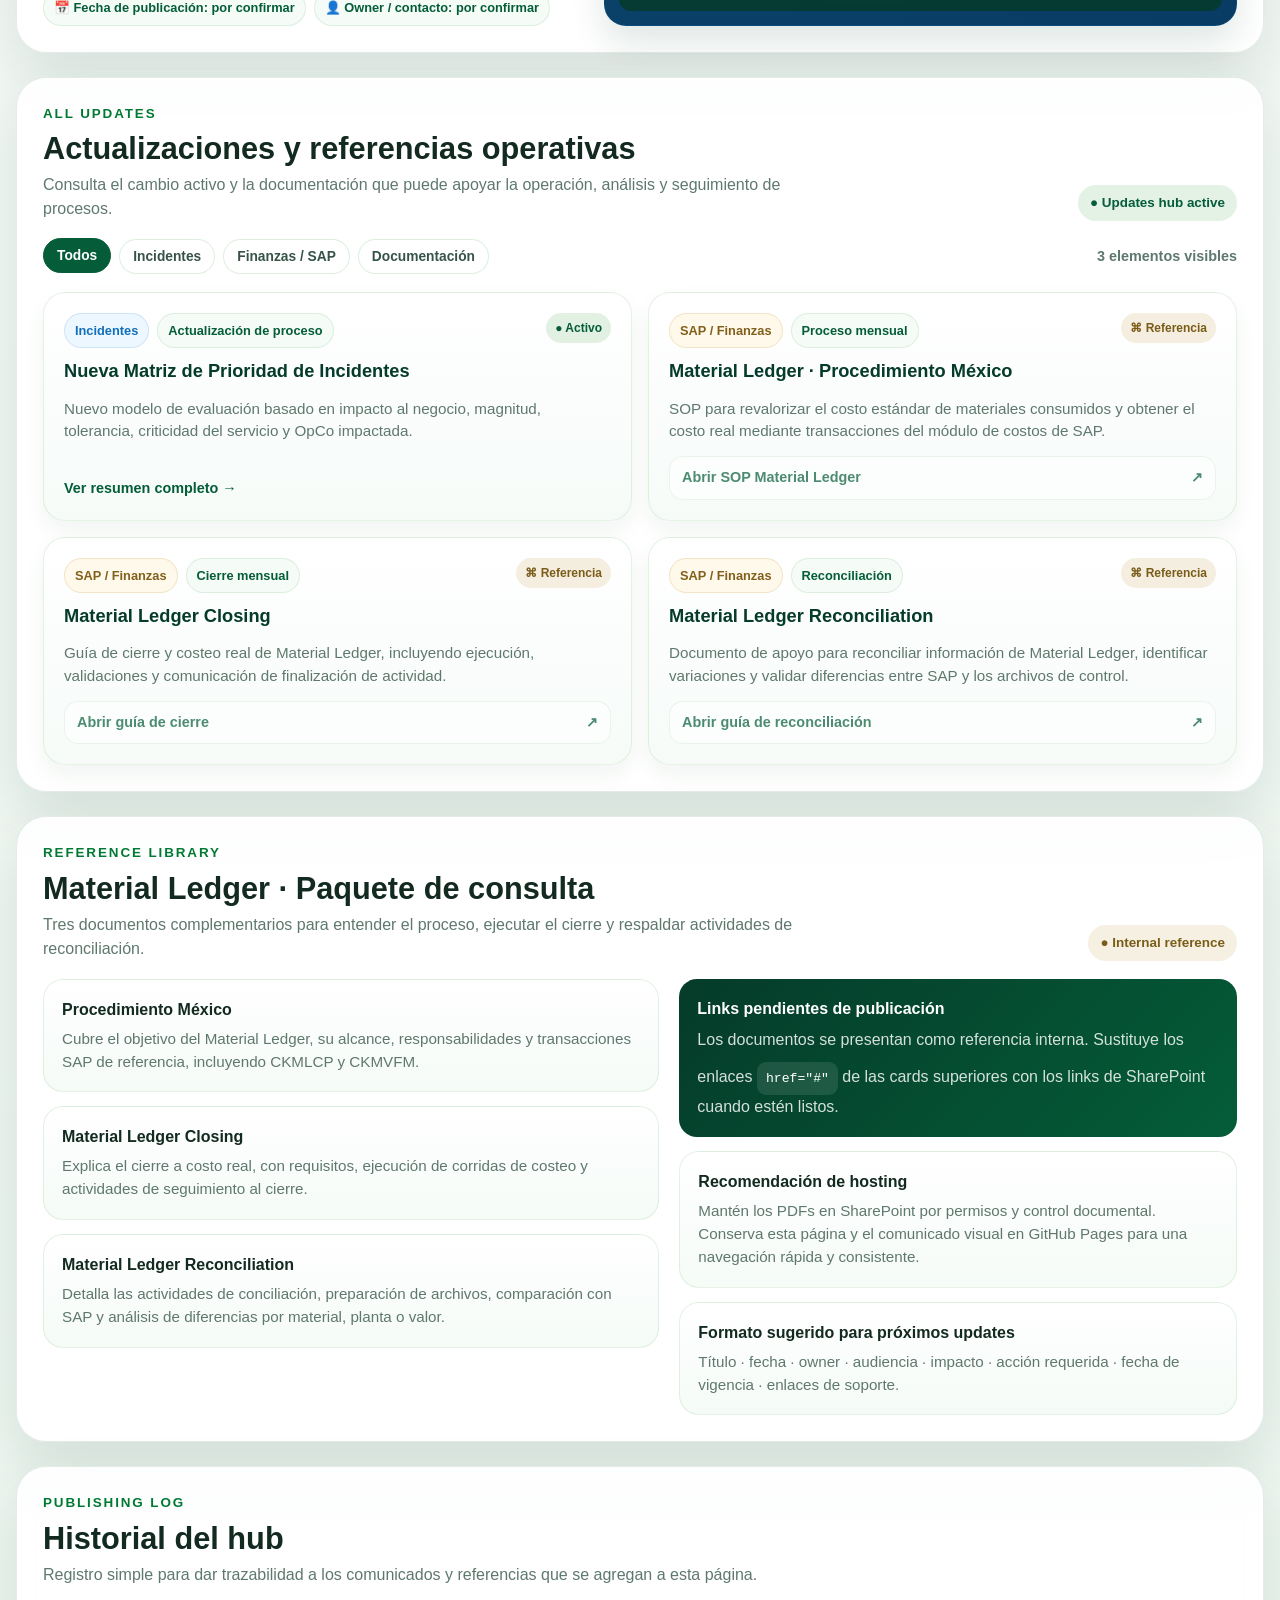
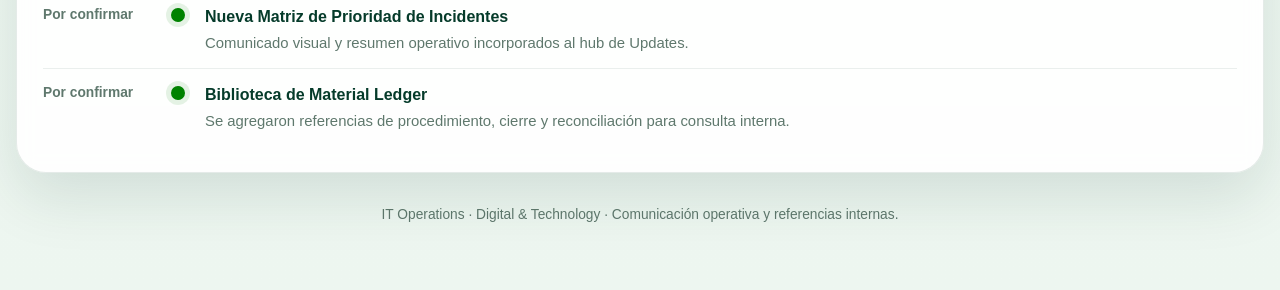
<file: updates_main.html>
<!DOCTYPE html>
<html lang="es">
<head>
  <meta charset="UTF-8" />
  <meta name="viewport" content="width=device-width, initial-scale=1.0" />
  <meta name="description" content="Actualizaciones relevantes de IT Operations para Digital & Technology." />
  <title>Updates | IT Operations</title>
  <link rel="stylesheet" href="https://kevinjerbbq.github.io/comss.css" />
  <style>
    :root {
      --updates-blue: #126fba;
      --updates-blue-dark: #0d4269;
      --soft-blue: #edf7ff;
      --soft-red: #fff1f2;
      --soft-gold: #fff9ec;
    }

    body { min-width: 320px; }

    .topbar {
      position: sticky;
      top: 0;
      z-index: 1000;
      background: rgba(255, 255, 255, 0.92);
      backdrop-filter: blur(12px);
      border-bottom: 1px solid rgba(5, 59, 42, 0.08);
    }

    .topbar-inner {
      width: min(var(--max-width), calc(100% - 32px));
      margin: 0 auto;
      min-height: 68px;
      display: flex;
      align-items: center;
      justify-content: space-between;
      gap: 18px;
    }

    .topbar-brand {
      font-weight: 900;
      color: var(--green-900);
      letter-spacing: .01em;
      white-space: nowrap;
    }

    .topbar-nav {
      display: flex;
      align-items: center;
      justify-content: flex-end;
      gap: 10px;
      flex-wrap: wrap;
    }

    .topbar .btn {
      min-height: 38px;
      padding: 8px 13px;
      font-size: .9rem;
    }

    .topbar .btn-secondary {
      color: var(--green-900);
      background: var(--green-050);
      border-color: rgba(0, 130, 0, .12);
    }

    .topbar .btn-primary {
      color: var(--white);
      background: var(--green-800);
      box-shadow: none;
    }

    .updates-hero {
      background: linear-gradient(135deg, var(--green-900) 0%, #07553b 46%, var(--updates-blue-dark) 100%);
    }

    .updates-hero::after { background: rgba(18, 111, 186, .24); }

    .updates-hero .hero-stat:first-child strong { color: #8ed2ff; }

    .filter-bar {
      display: flex;
      align-items: center;
      justify-content: space-between;
      gap: 12px;
      flex-wrap: wrap;
      margin-top: 4px;
    }

    .filter-group {
      display: flex;
      flex-wrap: wrap;
      gap: 8px;
    }

    .filter-chip {
      border: 1px solid rgba(0, 130, 0, .13);
      background: #fff;
      color: var(--ink-700);
      border-radius: 999px;
      padding: 9px 13px;
      font-weight: 800;
      font-size: .86rem;
      cursor: pointer;
      transition: var(--transition);
    }

    .filter-chip:hover,
    .filter-chip.active {
      background: var(--green-800);
      color: #fff;
      border-color: var(--green-800);
      transform: translateY(-1px);
    }

    .update-count {
      color: var(--ink-500);
      font-size: .9rem;
      font-weight: 700;
    }

    .featured-grid {
      display: grid;
      grid-template-columns: minmax(0, .92fr) minmax(310px, 1.08fr);
      gap: 22px;
      align-items: stretch;
    }

    .featured-copy {
      display: flex;
      flex-direction: column;
      gap: 16px;
    }

    .meta-row {
      display: flex;
      flex-wrap: wrap;
      gap: 8px;
      align-items: center;
    }

    .meta-chip {
      display: inline-flex;
      align-items: center;
      gap: 7px;
      padding: 7px 10px;
      border-radius: 999px;
      background: var(--green-050);
      border: 1px solid rgba(0, 130, 0, .1);
      color: var(--green-800);
      font-size: .8rem;
      font-weight: 800;
    }

    .meta-chip.blue { background: var(--soft-blue); border-color: rgba(18,111,186,.14); color: var(--updates-blue); }
    .meta-chip.gold { background: var(--soft-gold); border-color: rgba(200,162,77,.24); color: #80601a; }

    .update-title {
      margin: 0;
      font-size: clamp(1.6rem, 2.5vw, 2.35rem);
      line-height: 1.08;
      color: var(--green-900);
    }

    .update-lead {
      color: var(--ink-500);
      font-size: 1.02rem;
      max-width: 760px;
    }

    .impact-box {
      padding: 16px;
      border-left: 5px solid var(--updates-blue);
      border-radius: 0 16px 16px 0;
      background: linear-gradient(90deg, var(--soft-blue), #fff);
    }

    .impact-box h3 {
      margin-bottom: 6px;
      font-size: 1rem;
      color: var(--updates-blue-dark);
    }

    .impact-box p { color: var(--ink-700); }

    .feature-image-wrap {
      position: relative;
      display: flex;
      align-items: center;
      justify-content: center;
      min-height: 100%;
      border-radius: 22px;
      overflow: hidden;
      background: linear-gradient(145deg, #0c496f, #093c65);
      border: 1px solid rgba(18, 111, 186, .16);
      box-shadow: 0 16px 34px rgba(5, 59, 42, .12);
    }

    .feature-image-wrap img {
      display: block;
      width: 100%;
      max-height: 690px;
      object-fit: contain;
      background: #fff;
    }

    .image-caption {
      position: absolute;
      left: 14px;
      right: 14px;
      bottom: 14px;
      padding: 9px 12px;
      border-radius: 12px;
      color: #fff;
      background: rgba(5, 59, 42, .86);
      backdrop-filter: blur(8px);
      font-size: .82rem;
      font-weight: 700;
    }

    .update-grid {
      display: grid;
      grid-template-columns: repeat(2, minmax(0, 1fr));
      gap: 16px;
      margin-top: 18px;
    }

    .update-card {
      display: flex;
      flex-direction: column;
      gap: 13px;
      min-height: 100%;
      padding: 20px;
      border: 1px solid rgba(0, 130, 0, .1);
      border-radius: 22px;
      background: linear-gradient(180deg, #fff, #f6fbf8);
      box-shadow: 0 10px 22px rgba(5, 59, 42, .05);
      transition: transform var(--transition), box-shadow var(--transition);
    }

    .update-card:hover { transform: translateY(-3px); box-shadow: 0 18px 34px rgba(5, 59, 42, .11); }

    .update-card.hidden { display: none; }

    .update-card-top {
      display: flex;
      align-items: flex-start;
      justify-content: space-between;
      gap: 12px;
    }

    .update-card h3 {
      font-size: 1.14rem;
      color: var(--green-900);
      margin: 0;
    }

    .update-card .muted { flex: 1; }

    .status-pill {
      display: inline-flex;
      align-items: center;
      gap: 7px;
      flex-shrink: 0;
      padding: 6px 9px;
      border-radius: 999px;
      font-size: .75rem;
      font-weight: 900;
      white-space: nowrap;
    }

    .status-live { color: var(--green-800); background: rgba(0,130,0,.11); }
    .status-reference { color: #7a5c18; background: rgba(200,162,77,.17); }
    .status-pending { color: var(--updates-blue); background: rgba(18,111,186,.1); }

    .doc-list {
      display: grid;
      gap: 9px;
      margin-top: auto;
    }

    .doc-link {
      display: flex;
      align-items: center;
      justify-content: space-between;
      gap: 12px;
      padding: 10px 12px;
      border-radius: 14px;
      border: 1px solid rgba(0, 130, 0, .1);
      background: #fff;
      color: var(--green-800);
      font-weight: 800;
      font-size: .9rem;
      transition: var(--transition);
    }

    .doc-link:hover { border-color: rgba(0,130,0,.33); background: var(--green-050); }
    .doc-link[aria-disabled="true"] { opacity: .7; cursor: not-allowed; }

    .read-more { color: var(--green-800); font-weight: 900; font-size: .9rem; }

    .timeline {
      display: grid;
      gap: 0;
      margin-top: 18px;
    }

    .timeline-row {
      display: grid;
      grid-template-columns: 116px 22px minmax(0, 1fr);
      gap: 12px;
      align-items: start;
      padding: 14px 0;
      border-top: 1px solid rgba(5,59,42,.08);
    }

    .timeline-row:first-child { border-top: 0; padding-top: 0; }
    .timeline-date { color: var(--ink-500); font-size: .86rem; font-weight: 800; }
    .timeline-dot { width: 14px; height: 14px; border-radius: 50%; background: var(--green-600); box-shadow: 0 0 0 5px rgba(0,130,0,.1); margin-top: 3px; }
    .timeline-row h4 { margin-bottom: 3px; color: var(--green-900); }
    .timeline-row p { color: var(--ink-500); font-size: .93rem; }

    .publisher-note {
      padding: 18px;
      border-radius: 18px;
      background: linear-gradient(135deg, var(--green-900), var(--green-800));
      color: #fff;
    }

    .publisher-note p { color: rgba(255,255,255,.83); margin-top: 7px; }

    .publisher-note code {
      display: inline-block;
      margin-top: 10px;
      padding: 7px 9px;
      border-radius: 9px;
      color: #fff;
      background: rgba(255,255,255,.1);
      font-family: ui-monospace, SFMono-Regular, Menlo, Consolas, monospace;
      font-size: .82rem;
    }

    .footer-note {
      text-align: center;
      padding: 8px 0 0;
      color: var(--ink-500);
      font-size: .86rem;
    }

    @media (max-width: 880px) {
      .featured-grid { grid-template-columns: 1fr; }
      .update-grid { grid-template-columns: 1fr; }
      .feature-image-wrap { min-height: auto; }
    }

    @media (max-width: 660px) {
      .topbar-inner { padding: 10px 0; align-items: flex-start; flex-direction: column; }
      .topbar-nav { width: 100%; justify-content: flex-start; }
      .topbar .btn { min-height: 36px; padding: 7px 10px; }
      .shell { width: min(var(--max-width), calc(100% - 22px)); padding-top: 18px; }
      .hero { padding: 23px; border-radius: 25px; }
      .hero-highlight-row { grid-template-columns: 1fr; }
      .section-card { padding: 20px; border-radius: 24px; }
      .timeline-row { grid-template-columns: 86px 18px minmax(0,1fr); gap: 9px; }
      .image-caption { position: static; border-radius: 0; width: 100%; }
      .feature-image-wrap { display: block; }
    }
  </style>
</head>
<body>
  <header class="topbar">
    <div class="topbar-inner">
      <div class="topbar-brand">IT Operations · Updates</div>
      <nav class="topbar-nav" aria-label="Navegación de updates">
        <a class="btn btn-secondary" href="#featured-update">Destacado</a>
        <a class="btn btn-secondary" href="#all-updates">Actualizaciones</a>
        <a class="btn btn-secondary" href="#reference-library">Documentación</a>
        <a class="btn btn-primary" href="https://kevinjerbbq.github.io/">← Back to Home</a>
      </nav>
    </div>
  </header>

  <main class="shell">
    <section class="hero updates-hero">
      <div class="hero-glow"></div>
      <div class="hero-gridlines"></div>
      <div class="hero-grid">
        <div>
          <div class="brand-pill"><span class="star">★</span> HEINEKEN México · Digital &amp; Technology · IT Operations</div>
          <h1>Updates</h1>
          <p class="hero-copy">
            Fuente central para comunicar cambios operativos, nuevos lineamientos, documentación de proceso y avisos que requieren visibilidad dentro de D&amp;T.
          </p>
          <div class="hero-ribbon">● Comunicación clara · Cambios visibles · Referencias disponibles</div>
          <div class="hero-highlight-row">
            <div class="hero-chip"><strong>Critical updates</strong><span>Cambios que requieren atención o adaptación.</span></div>
            <div class="hero-chip"><strong>Process references</strong><span>Documentación operativa y guías de consulta.</span></div>
            <div class="hero-chip"><strong>Single source</strong><span>Un lugar para encontrar el contexto y la acción.</span></div>
          </div>
          <div class="hero-actions">
            <a href="#featured-update" class="btn btn-primary">Ver actualización destacada</a>
            <a href="#all-updates" class="btn btn-secondary">Explorar todas</a>
          </div>
        </div>

        <div class="hero-panel">
          <div class="hero-stat"><strong>01</strong><span>Actualización destacada publicada para D&amp;T.</span></div>
          <div class="hero-stat"><strong>03</strong><span>Documentos de referencia operativa disponibles para Material Ledger.</span></div>
          <div class="hero-stat"><strong>1 hub</strong><span>Una fuente clara para cambios, contexto y próximos pasos.</span></div>
        </div>
      </div>
    </section>

    <section class="section-card" id="featured-update">
      <div class="section-header">
        <div>
          <div class="eyebrow">Featured update</div>
          <h2 class="section-title">Nueva Matriz de Prioridad de Incidentes</h2>
          <p class="section-subtitle">Cambio en el modelo que D&amp;T utilizará para evaluar y asignar la prioridad de los tickets generados por incidentes reportados en sistemas y plataformas.</p>
        </div>
        <div class="pill pill-alert">● Atención requerida</div>
      </div>

      <div class="featured-grid">
        <div class="featured-copy">
          <div class="meta-row">
            <span class="meta-chip blue">↻ Gestión de incidentes</span>
            <span class="meta-chip gold">Actualización de proceso</span>
            <span class="meta-chip">Audiencia: usuarios D&amp;T</span>
          </div>

          <h3 class="update-title">La prioridad ahora se determinará con una vista más completa del impacto.</h3>
          <p class="update-lead">
            La nueva matriz evalúa los incidentes mediante cinco factores para determinar el nivel de atención requerido y asegurar una respuesta consistente con el impacto real para la operación y el negocio.
          </p>

          <div class="section-banner" style="grid-template-columns: repeat(2, minmax(0, 1fr)); margin-top: 0;">
            <div class="banner-card"><strong>1 · Impacto en el negocio</strong><span>Tipo de impacto que genera el incidente en el negocio.</span></div>
            <div class="banner-card"><strong>2 · Magnitud</strong><span>Cantidad de usuarios u órdenes afectadas.</span></div>
            <div class="banner-card"><strong>3 · Umbral de tolerancia</strong><span>Tiempo que el negocio puede operar con el problema.</span></div>
            <div class="banner-card"><strong>4 · Criticidad del servicio</strong><span>Importancia del servicio afectado para la operación.</span></div>
            <div class="banner-card" style="grid-column: 1 / -1;"><strong>5 · OpCo impactada</strong><span>Número y tipo de compañías operativas impactadas por el incidente.</span></div>
          </div>

          <div class="impact-box">
            <h3>¿Qué cambia para mí?</h3>
            <p>Continúa reportando incidentes por el canal habitual. Service Desk realizará las preguntas necesarias; el formulario tendrá algunos ajustes, pero seguirás proporcionando esencialmente la misma información. Los incidentes P1 recibirán atención personalizada y serán validados por Major Incident Managers.</p>
          </div>

          <div class="meta-row">
            <span class="meta-chip">📅 Fecha de publicación: por confirmar</span>
            <span class="meta-chip">👤 Owner / contacto: por confirmar</span>
          </div>
        </div>

        <figure class="feature-image-wrap">
          <img src="https://kevinjerbbq.github.io/matrizprioridadincidentes.png" alt="Comunicado visual de la Nueva Matriz de Prioridad de Incidentes" />
          <figcaption class="image-caption">Comunicado visual de la Nueva Matriz de Prioridad de Incidentes.</figcaption>
        </figure>
      </div>
    </section>

    <section class="section-card" id="all-updates">
      <div class="section-header">
        <div>
          <div class="eyebrow">All updates</div>
          <h2 class="section-title">Actualizaciones y referencias operativas</h2>
          <p class="section-subtitle">Consulta el cambio activo y la documentación que puede apoyar la operación, análisis y seguimiento de procesos.</p>
        </div>
        <div class="pill pill-success">● Updates hub active</div>
      </div>

      <div class="filter-bar">
        <div class="filter-group" role="group" aria-label="Filtrar actualizaciones">
          <button class="filter-chip active" type="button" data-filter="all">Todos</button>
          <button class="filter-chip" type="button" data-filter="incident">Incidentes</button>
          <button class="filter-chip" type="button" data-filter="finance">Finanzas / SAP</button>
          <button class="filter-chip" type="button" data-filter="reference">Documentación</button>
        </div>
        <div class="update-count" id="updateCount">3 elementos visibles</div>
      </div>

      <div class="update-grid" id="updatesGrid">
        <article class="update-card" data-category="incident">
          <div class="update-card-top">
            <div>
              <div class="meta-row" style="margin-bottom: 9px;"><span class="meta-chip blue">Incidentes</span><span class="meta-chip">Actualización de proceso</span></div>
              <h3>Nueva Matriz de Prioridad de Incidentes</h3>
            </div>
            <span class="status-pill status-live">● Activo</span>
          </div>
          <p class="muted">Nuevo modelo de evaluación basado en impacto al negocio, magnitud, tolerancia, criticidad del servicio y OpCo impactada.</p>
          <a class="read-more" href="#featured-update">Ver resumen completo →</a>
        </article>

        <article class="update-card" data-category="finance reference">
          <div class="update-card-top">
            <div>
              <div class="meta-row" style="margin-bottom: 9px;"><span class="meta-chip gold">SAP / Finanzas</span><span class="meta-chip">Proceso mensual</span></div>
              <h3>Material Ledger · Procedimiento México</h3>
            </div>
            <span class="status-pill status-reference">⌘ Referencia</span>
          </div>
          <p class="muted">SOP para revalorizar el costo estándar de materiales consumidos y obtener el costo real mediante transacciones del módulo de costos de SAP.</p>
          <div class="doc-list">
            <!-- REPLACE THE # WITH THE FINAL SHAREPOINT URL -->
            <a class="doc-link" href="#" target="_blank" rel="noopener noreferrer" aria-disabled="true">Abrir SOP Material Ledger <span>↗</span></a>
          </div>
        </article>

        <article class="update-card" data-category="finance reference">
          <div class="update-card-top">
            <div>
              <div class="meta-row" style="margin-bottom: 9px;"><span class="meta-chip gold">SAP / Finanzas</span><span class="meta-chip">Cierre mensual</span></div>
              <h3>Material Ledger Closing</h3>
            </div>
            <span class="status-pill status-reference">⌘ Referencia</span>
          </div>
          <p class="muted">Guía de cierre y costeo real de Material Ledger, incluyendo ejecución, validaciones y comunicación de finalización de actividad.</p>
          <div class="doc-list">
            <!-- REPLACE THE # WITH THE FINAL SHAREPOINT URL -->
            <a class="doc-link" href="#" target="_blank" rel="noopener noreferrer" aria-disabled="true">Abrir guía de cierre <span>↗</span></a>
          </div>
        </article>

        <article class="update-card" data-category="finance reference">
          <div class="update-card-top">
            <div>
              <div class="meta-row" style="margin-bottom: 9px;"><span class="meta-chip gold">SAP / Finanzas</span><span class="meta-chip">Reconciliación</span></div>
              <h3>Material Ledger Reconciliation</h3>
            </div>
            <span class="status-pill status-reference">⌘ Referencia</span>
          </div>
          <p class="muted">Documento de apoyo para reconciliar información de Material Ledger, identificar variaciones y validar diferencias entre SAP y los archivos de control.</p>
          <div class="doc-list">
            <!-- REPLACE THE # WITH THE FINAL SHAREPOINT URL -->
            <a class="doc-link" href="#" target="_blank" rel="noopener noreferrer" aria-disabled="true">Abrir guía de reconciliación <span>↗</span></a>
          </div>
        </article>
      </div>
    </section>

    <section class="section-card" id="reference-library">
      <div class="section-header">
        <div>
          <div class="eyebrow">Reference library</div>
          <h2 class="section-title">Material Ledger · Paquete de consulta</h2>
          <p class="section-subtitle">Tres documentos complementarios para entender el proceso, ejecutar el cierre y respaldar actividades de reconciliación.</p>
        </div>
        <div class="pill pill-gold">● Internal reference</div>
      </div>

      <div class="panel-grid">
        <div class="stack">
          <div class="info-card">
            <h4>Procedimiento México</h4>
            <p class="muted">Cubre el objetivo del Material Ledger, su alcance, responsabilidades y transacciones SAP de referencia, incluyendo CKMLCP y CKMVFM.</p>
          </div>
          <div class="info-card">
            <h4>Material Ledger Closing</h4>
            <p class="muted">Explica el cierre a costo real, con requisitos, ejecución de corridas de costeo y actividades de seguimiento al cierre.</p>
          </div>
          <div class="info-card">
            <h4>Material Ledger Reconciliation</h4>
            <p class="muted">Detalla las actividades de conciliación, preparación de archivos, comparación con SAP y análisis de diferencias por material, planta o valor.</p>
          </div>
        </div>

        <div class="stack">
          <div class="publisher-note">
            <strong>Links pendientes de publicación</strong>
            <p>Los documentos se presentan como referencia interna. Sustituye los enlaces <code>href="#"</code> de las cards superiores con los links de SharePoint cuando estén listos.</p>
          </div>
          <div class="mini-card">
            <h4>Recomendación de hosting</h4>
            <p class="muted">Mantén los PDFs en SharePoint por permisos y control documental. Conserva esta página y el comunicado visual en GitHub Pages para una navegación rápida y consistente.</p>
          </div>
          <div class="mini-card">
            <h4>Formato sugerido para próximos updates</h4>
            <p class="muted">Título · fecha · owner · audiencia · impacto · acción requerida · fecha de vigencia · enlaces de soporte.</p>
          </div>
        </div>
      </div>
    </section>

    <section class="section-card" aria-label="Historial de publicación">
      <div class="section-header">
        <div>
          <div class="eyebrow">Publishing log</div>
          <h2 class="section-title">Historial del hub</h2>
          <p class="section-subtitle">Registro simple para dar trazabilidad a los comunicados y referencias que se agregan a esta página.</p>
        </div>
      </div>

      <div class="timeline">
        <div class="timeline-row">
          <div class="timeline-date">Por confirmar</div>
          <div class="timeline-dot"></div>
          <div><h4>Nueva Matriz de Prioridad de Incidentes</h4><p>Comunicado visual y resumen operativo incorporados al hub de Updates.</p></div>
        </div>
        <div class="timeline-row">
          <div class="timeline-date">Por confirmar</div>
          <div class="timeline-dot"></div>
          <div><h4>Biblioteca de Material Ledger</h4><p>Se agregaron referencias de procedimiento, cierre y reconciliación para consulta interna.</p></div>
        </div>
      </div>
    </section>

    <p class="footer-note">IT Operations · Digital &amp; Technology · Comunicación operativa y referencias internas.</p>
  </main>

  <script>
    const filterButtons = document.querySelectorAll('.filter-chip');
    const updateCards = document.querySelectorAll('.update-card');
    const updateCount = document.getElementById('updateCount');

    function applyFilter(filter) {
      let visible = 0;
      updateCards.forEach((card) => {
        const categories = card.dataset.category.split(' ');
        const show = filter === 'all' || categories.includes(filter);
        card.classList.toggle('hidden', !show);
        if (show) visible += 1;
      });
      updateCount.textContent = `${visible} ${visible === 1 ? 'elemento visible' : 'elementos visibles'}`;
    }

    filterButtons.forEach((button) => {
      button.addEventListener('click', () => {
        filterButtons.forEach((item) => item.classList.remove('active'));
        button.classList.add('active');
        applyFilter(button.dataset.filter);
      });
    });

    document.querySelectorAll('.doc-link[aria-disabled="true"]').forEach((link) => {
      link.addEventListener('click', (event) => {
        if (link.getAttribute('href') === '#') {
          event.preventDefault();
          alert('Pendiente: reemplaza este enlace con la URL final de SharePoint.');
        }
      });
    });
  </script>
</body>
</html>
</file>
